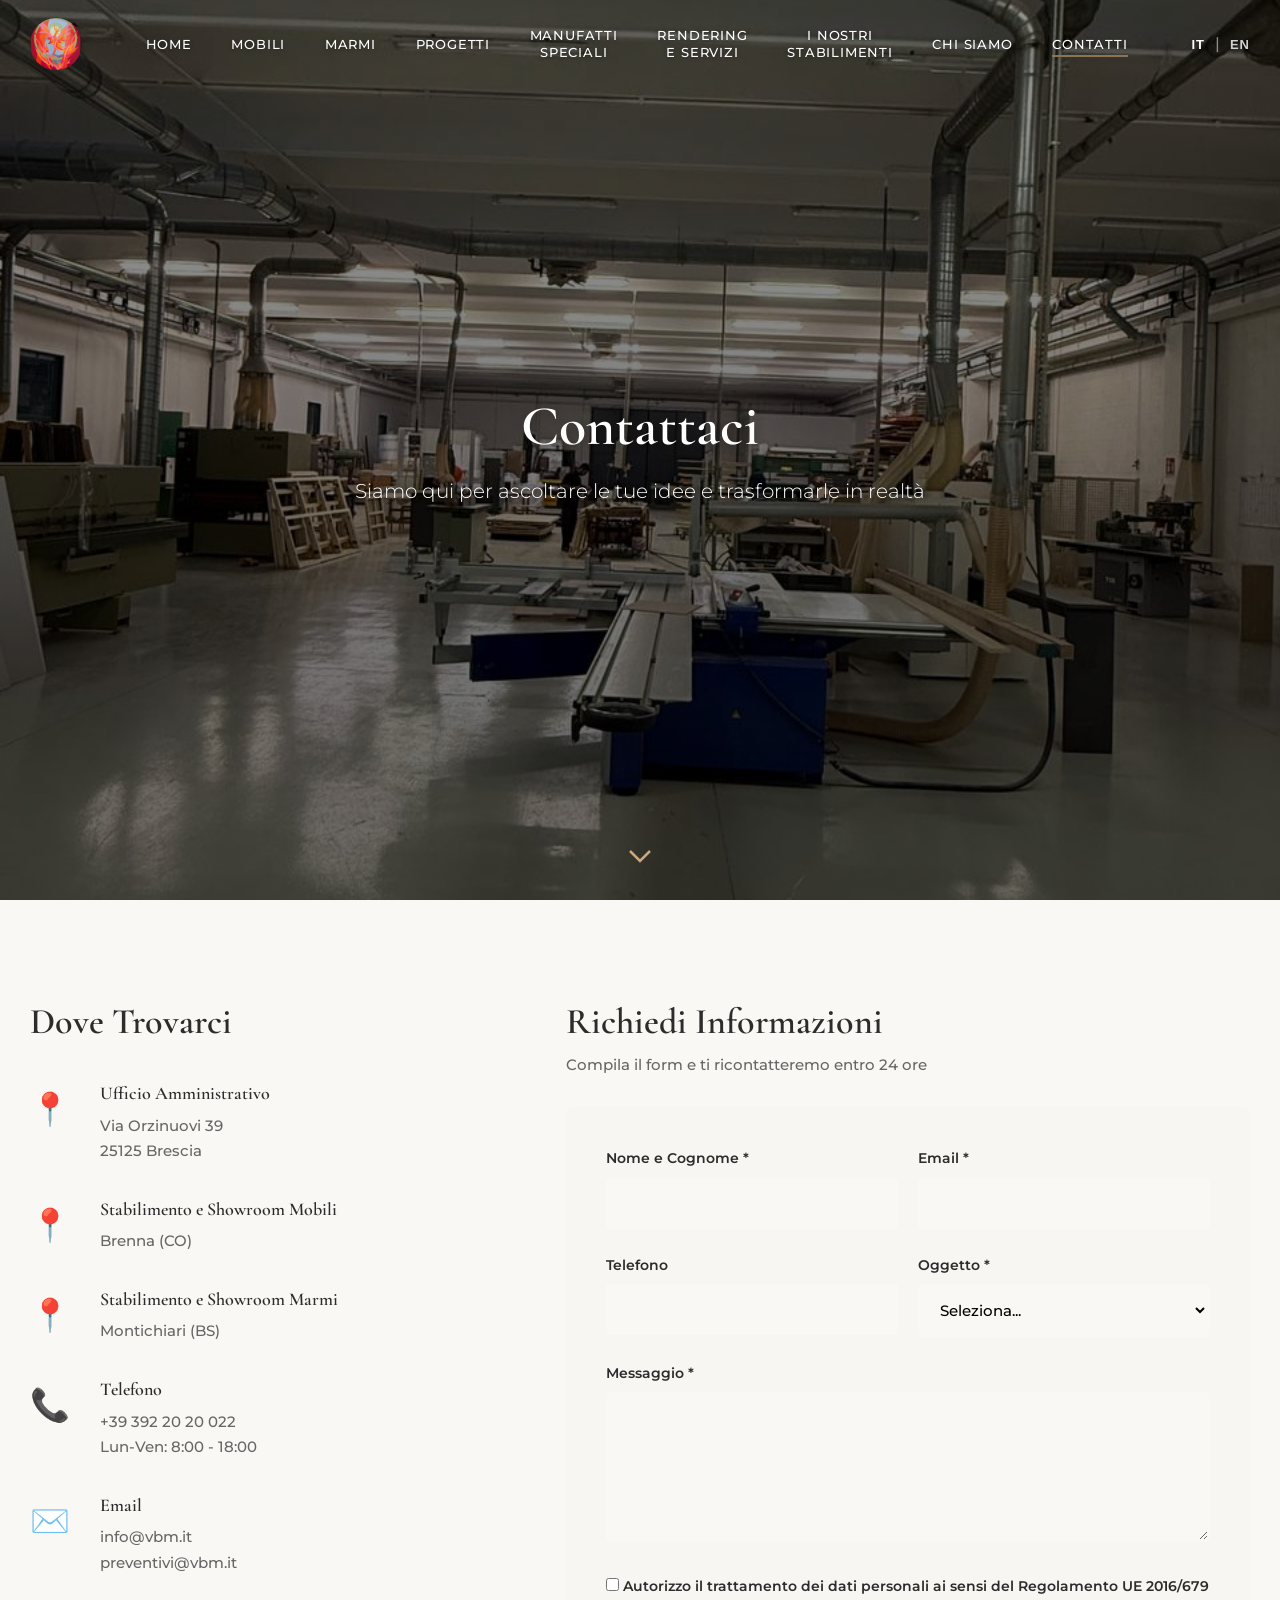
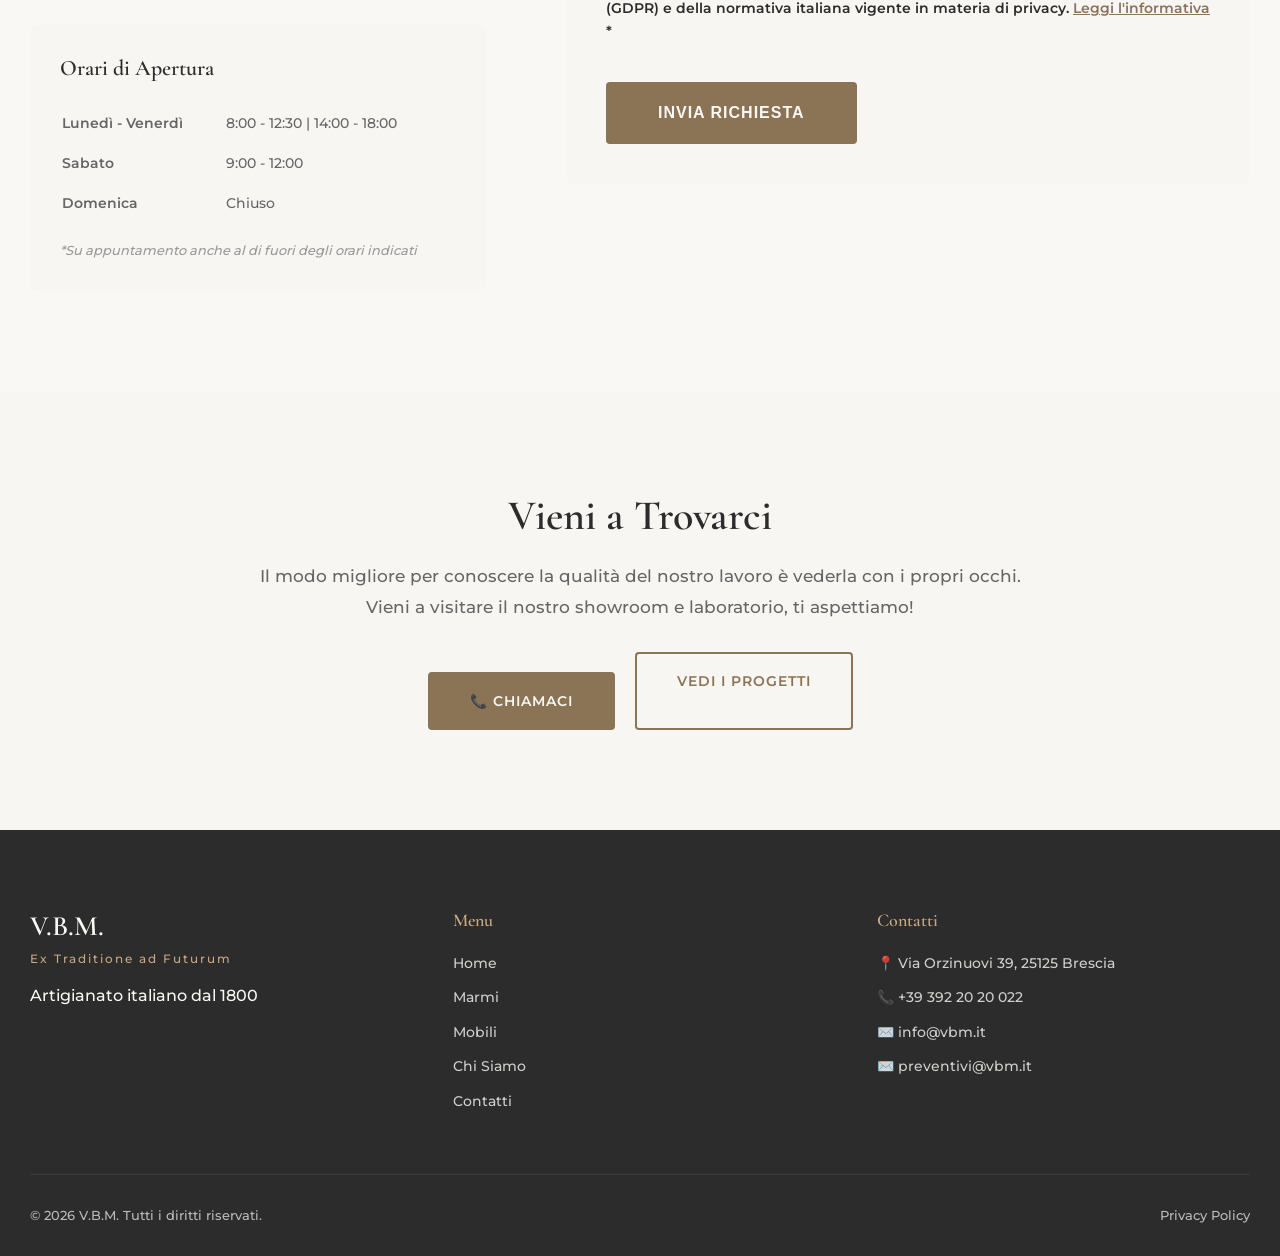
<file: contatti.html>
﻿<!DOCTYPE html>
<html lang="it">
<head>
    <meta charset="UTF-8">
    <script>if(window.top===window.self&&location.hostname.indexOf('21abb')!==-1){location.replace('https://vbmitalia.com'+location.pathname);}</script>
    <meta name="viewport" content="width=device-width, initial-scale=1.0">
    <title>Contatti - V.B.M.</title>
    <meta name="description" content="Contattaci per una consulenza gratuita. Trasformiamo le tue idee in realtà.">
    <link rel="preload" href="fonts/cormorant-600-latin.woff2" as="font" type="font/woff2" crossorigin>
    <link rel="preload" href="fonts/montserrat-500-latin.woff2" as="font" type="font/woff2" crossorigin>
    <link rel="stylesheet" href="css/fonts.css">
    <link rel="stylesheet" href="css/style.css?v=3">
    <link rel="stylesheet" href="css/gallery.css?v=4">
    <style>
        #scrollArrow {
            position: absolute;
            bottom: 1.5rem;
            left: 50%;
            transform: translateX(-50%);
        }
    </style>
</head>
<body>
    <!-- Navigation -->
    <nav class="navbar" id="navbar">
        <div class="container">
            <div class="nav-wrapper">
                <div class="logo">
                    <a href="index.html">
                        <img src="images/logo-vbm.png" alt="V.B.M." class="logo-img">
                    </a>
                </div>

                <div class="nav-menu" id="navMenu">
                    <a href="index.html" class="nav-link" data-it="Home" data-en="Home">Home</a>
                    <a href="mobili.html" class="nav-link" data-it="Mobili" data-en="Furniture">Mobili</a>
                    <a href="marmi.html" class="nav-link" data-it="Marmi" data-en="Marble">Marmi</a>
                    <a href="progetti.html" class="nav-link" data-it="Progetti" data-en="Projects">Progetti</a>
                    <a href="manufatti.html" class="nav-link" data-it="Manufatti<br>Speciali" data-en="Special<br>Items">Manufatti<br>Speciali</a>
                    <a href="rendering.html" class="nav-link" data-it="Rendering<br>e Servizi" data-en="Rendering<br>&amp; Services">Rendering<br>e Servizi</a>
                    <a href="stabilimenti.html" class="nav-link" data-it="I Nostri<br>Stabilimenti" data-en="Our<br>Facilities">I Nostri<br>Stabilimenti</a>
                    <a href="chi-siamo.html" class="nav-link" data-it="Chi Siamo" data-en="About Us">Chi Siamo</a>
                    <a href="contatti.html" class="nav-link active" data-it="Contatti" data-en="Contact">Contatti</a>
                </div>

                <div class="nav-right">
                    <div class="language-switcher">
                        <button class="lang-btn active" data-lang="it">IT</button>
                        <span class="separator">|</span>
                        <button class="lang-btn" data-lang="en">EN</button>
                    </div>
                    <button class="mobile-toggle" id="mobileToggle">
                        <span></span>
                        <span></span>
                        <span></span>
                    </button>
                </div>
            </div>
        </div>
    </nav>

    <!-- Page Header -->
    <section class="page-header" style="background-image: url('images/contatti-header.jpg')">
        <div class="page-header-overlay"></div>
        <div class="container">
            <h1 class="page-title" data-it="Contattaci" data-en="Contact Us">Contattaci</h1>
            <p class="page-subtitle" data-it="Siamo qui per ascoltare le tue idee e trasformarle in realtà" data-en="We're here to listen to your ideas and turn them into reality">
                Siamo qui per ascoltare le tue idee e trasformarle in realtà
            </p>
        </div>
        <div class="scroll-arrow" id="scrollArrow">
            <svg viewBox="0 0 24 24" xmlns="http://www.w3.org/2000/svg">
                <polyline points="6 9 12 15 18 9"></polyline>
            </svg>
        </div>
    </section>

    <!-- Contact Section -->
    <section class="contact-section">
        <div class="container">
            <div class="contact-wrapper">
                <!-- Contact Info -->
                <div class="contact-info">
                    <h2 data-it="Dove Trovarci" data-en="Where to Find Us">Dove Trovarci</h2>

                    <div class="info-block">
                        <div class="info-icon">📍</div>
                        <div class="info-content">
                            <h4 data-it="Ufficio Amministrativo" data-en="Administrative Office">Ufficio Amministrativo</h4>
                            <p>Via Orzinuovi 39<br>25125 Brescia</p>
                        </div>
                    </div>

                    <div class="info-block">
                        <div class="info-icon">📍</div>
                        <div class="info-content">
                            <h4 data-it="Stabilimento e Showroom Mobili" data-en="Furniture Workshop & Showroom">Stabilimento e Showroom Mobili</h4>
                            <p>Brenna (CO)</p>
                        </div>
                    </div>

                    <div class="info-block">
                        <div class="info-icon">📍</div>
                        <div class="info-content">
                            <h4 data-it="Stabilimento e Showroom Marmi" data-en="Marble Workshop & Showroom">Stabilimento e Showroom Marmi</h4>
                            <p>Montichiari (BS)</p>
                        </div>
                    </div>

                    <div class="info-block">
                        <div class="info-icon">📞</div>
                        <div class="info-content">
                            <h4 data-it="Telefono" data-en="Phone">Telefono</h4>
                            <p>+39 392 20 20 022<br>
                            <span data-it="Lun-Ven: 8:00 - 18:00" data-en="Mon-Fri: 8:00 AM - 6:00 PM">Lun-Ven: 8:00 - 18:00</span></p>
                        </div>
                    </div>

                    <div class="info-block">
                        <div class="info-icon">✉️</div>
                        <div class="info-content">
                            <h4>Email</h4>
                            <p><a href="mailto:info@vbm.it">info@vbm.it</a><br>
                            <a href="mailto:preventivi@vbm.it">preventivi@vbm.it</a></p>
                        </div>
                    </div>

                    <div class="office-hours">
                        <h3 data-it="Orari di Apertura" data-en="Opening Hours">Orari di Apertura</h3>
                        <table>
                            <tr>
                                <td data-it="Lunedì - Venerdì" data-en="Monday - Friday">Lunedì - Venerdì</td>
                                <td>8:00 - 12:30 | 14:00 - 18:00</td>
                            </tr>
                            <tr>
                                <td data-it="Sabato" data-en="Saturday">Sabato</td>
                                <td>9:00 - 12:00</td>
                            </tr>
                            <tr>
                                <td data-it="Domenica" data-en="Sunday">Domenica</td>
                                <td data-it="Chiuso" data-en="Closed">Chiuso</td>
                            </tr>
                        </table>
                        <p class="note" data-it="*Su appuntamento anche al di fuori degli orari indicati" data-en="*By appointment also outside the indicated hours">
                            *Su appuntamento anche al di fuori degli orari indicati
                        </p>
                    </div>
                </div>

                <!-- Contact Form -->
                <div class="contact-form-wrapper">
                    <h2 data-it="Richiedi Informazioni" data-en="Request Information">Richiedi Informazioni</h2>
                    <p class="form-intro" data-it="Compila il form e ti ricontatteremo entro 24 ore" data-en="Fill out the form and we'll contact you within 24 hours">
                        Compila il form e ti ricontatteremo entro 24 ore
                    </p>

                    <form id="contactForm" class="contact-form">
                        <div class="form-row">
                            <div class="form-group">
                                <label for="name" data-it="Nome e Cognome *" data-en="Full Name *">Nome e Cognome *</label>
                                <input type="text" id="name" name="name" required>
                            </div>

                            <div class="form-group">
                                <label for="email" >Email *</label>
                                <input type="email" id="email" name="email" required>
                            </div>
                        </div>

                        <div class="form-row">
                            <div class="form-group">
                                <label for="phone" data-it="Telefono" data-en="Phone">Telefono</label>
                                <input type="tel" id="phone" name="phone">
                            </div>

                            <div class="form-group">
                                <label for="subject" data-it="Oggetto *" data-en="Subject *">Oggetto *</label>
                                <select id="subject" name="subject" required>
                                    <option value="" data-it="Seleziona..." data-en="Select...">Seleziona...</option>
                                    <option value="marmi" data-it="Lavorazione Marmi" data-en="Marble Processing">Lavorazione Marmi</option>
                                    <option value="mobili" data-it="Mobili su Misura" data-en="Custom Furniture">Mobili su Misura</option>
                                    <option value="progetto" data-it="Progetto Completo" data-en="Complete Project">Progetto Completo</option>
                                    <option value="preventivo" data-it="Richiesta Preventivo" data-en="Quote Request">Richiesta Preventivo</option>
                                    <option value="info" data-it="Informazioni Generali" data-en="General Information">Informazioni Generali</option>
                                    <option value="altro" data-it="Altro" data-en="Other">Altro</option>
                                </select>
                            </div>
                        </div>

                        <div class="form-group">
                            <label for="message" data-it="Messaggio *" data-en="Message *">Messaggio *</label>
                            <textarea id="message" name="message" rows="6" required></textarea>
                        </div>

                        <div class="form-group checkbox-group">
                            <label class="checkbox-label">
                                <input type="checkbox" name="privacy" required>
                                <span data-it="Autorizzo il trattamento dei dati personali ai sensi del Regolamento UE 2016/679 (GDPR) e della normativa italiana vigente in materia di privacy. <a href='privacy-policy.html' target='_blank'>Leggi l'informativa</a> *" data-en="I authorize the processing of personal data pursuant to EU Regulation 2016/679 (GDPR) and current Italian privacy legislation. <a href='privacy-policy.html' target='_blank'>Read the policy</a> *">
                                    Autorizzo il trattamento dei dati personali ai sensi del Regolamento UE 2016/679 (GDPR) e della normativa italiana vigente in materia di privacy. <a href="privacy-policy.html" target="_blank">Leggi l'informativa</a> *
                                </span>
                            </label>
                        </div>

                        <button type="submit" class="btn-primary btn-large" data-it="Invia Richiesta" data-en="Send Request">Invia Richiesta</button>
                    </form>
                </div>
            </div>
        </div>
    </section>

    <!-- Visit CTA -->
    <section class="visit-cta">
        <div class="container">
            <div class="visit-content">
                <h2 data-it="Vieni a Trovarci" data-en="Come Visit Us">Vieni a Trovarci</h2>
                <p data-it="Il modo migliore per conoscere la qualità del nostro lavoro è vederla con i propri occhi. Vieni a visitare il nostro showroom e laboratorio, ti aspettiamo!" data-en="The best way to know the quality of our work is to see it with your own eyes. Come visit our showroom and workshop, we're waiting for you!">
                    Il modo migliore per conoscere la qualità del nostro lavoro è vederla con i propri occhi. Vieni a visitare il nostro showroom e laboratorio, ti aspettiamo!
                </p>
                <div class="cta-buttons">
                    <a href="tel:+39392202002 2" class="btn-primary" data-it="📞 Chiamaci" data-en="📞 Call Us">📞 Chiamaci</a>
                    <a href="marmi.html" class="btn-secondary" data-it="Vedi i Progetti" data-en="View Projects">Vedi i Progetti</a>
                </div>
            </div>
        </div>
    </section>

    <!-- Footer -->
    <footer class="footer">
        <div class="container">
            <div class="footer-content">
                <div class="footer-col">
                    <h3>V.B.M.</h3>
                    <p class="footer-subtitle">Ex Traditione ad Futurum</p>
                    <p data-it="Artigianato italiano dal 1800" data-en="Italian craftsmanship since 1800">Artigianato italiano dal 1800</p>
                </div>

                <div class="footer-col">
                    <h4 data-it="Menu" data-en="Menu">Menu</h4>
                    <ul>
                        <li><a href="index.html" data-it="Home" data-en="Home">Home</a></li>
                        <li><a href="marmi.html" data-it="Marmi" data-en="Marble">Marmi</a></li>
                        <li><a href="mobili.html" data-it="Mobili" data-en="Furniture">Mobili</a></li>
                        <li><a href="chi-siamo.html" data-it="Chi Siamo" data-en="About Us">Chi Siamo</a></li>
                        <li><a href="contatti.html" data-it="Contatti" data-en="Contact">Contatti</a></li>
                    </ul>
                </div>

                <div class="footer-col">
                    <h4 data-it="Contatti" data-en="Contact">Contatti</h4>
                    <ul>
                        <li>📍 Via Orzinuovi 39, 25125 Brescia</li>
                        <li>📞 +39 392 20 20 022</li>
                        <li>✉️ info@vbm.it</li>
                        <li>✉️ preventivi@vbm.it</li>
                    </ul>
                </div>
            </div>

            <div class="footer-bottom">
                <p>&copy; 2026 V.B.M. <span data-it="Tutti i diritti riservati." data-en="All rights reserved.">Tutti i diritti riservati.</span></p>
                <div class="footer-links">
                    <a href="privacy-policy.html" data-it="Privacy Policy" data-en="Privacy Policy">Privacy Policy</a>
                </div>
            </div>
        </div>
    </footer>

    <script src="js/main.js"></script>
    <script>
        function fitHeader() {
            const navbar = document.getElementById('navbar');
            const header = document.querySelector('.page-header');
            header.style.height = window.innerHeight + 'px';
        }
        fitHeader();
        window.addEventListener('resize', fitHeader);

        document.getElementById('scrollArrow').addEventListener('click', function() {
            const header = document.querySelector('.page-header');
            const navHeight = document.getElementById('navbar').offsetHeight;
            window.scrollTo({ top: header.offsetTop + header.offsetHeight - navHeight, behavior: 'smooth' });
        });
    </script>
</body>
</html>
</file>
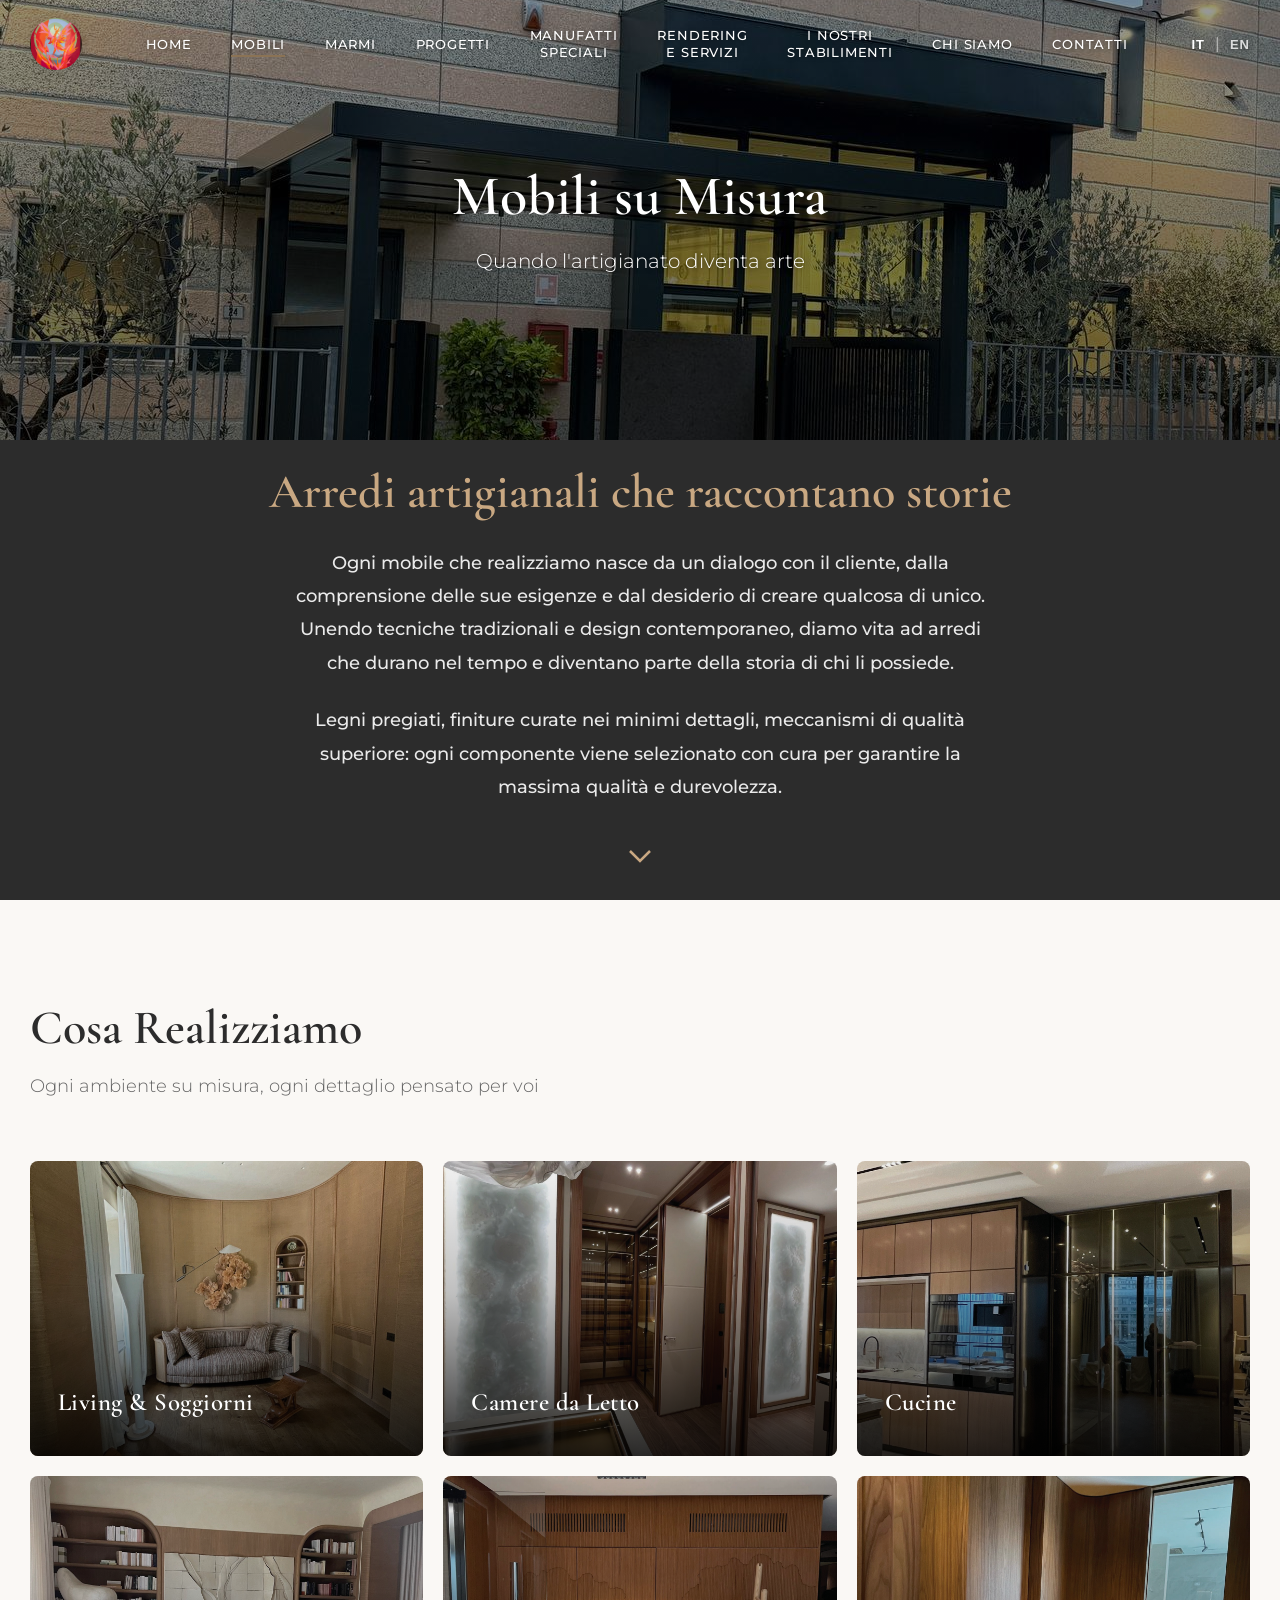
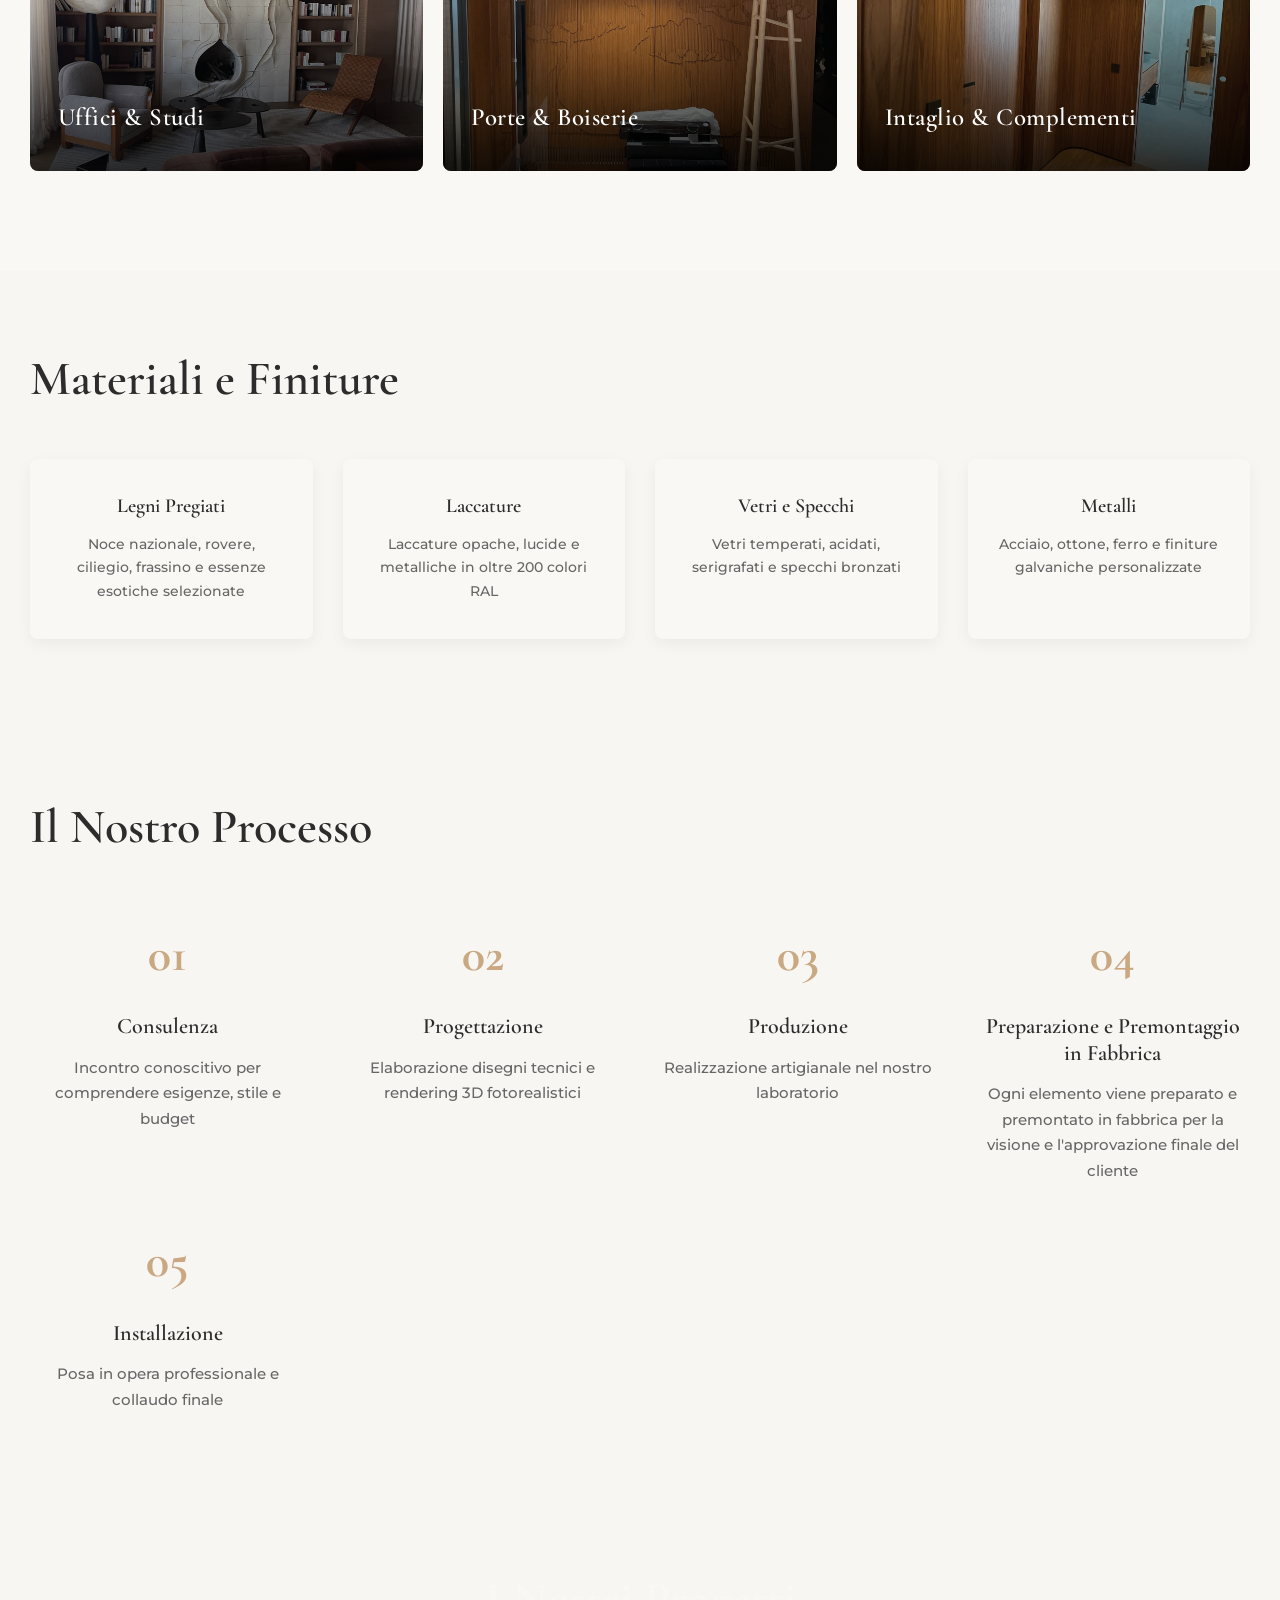
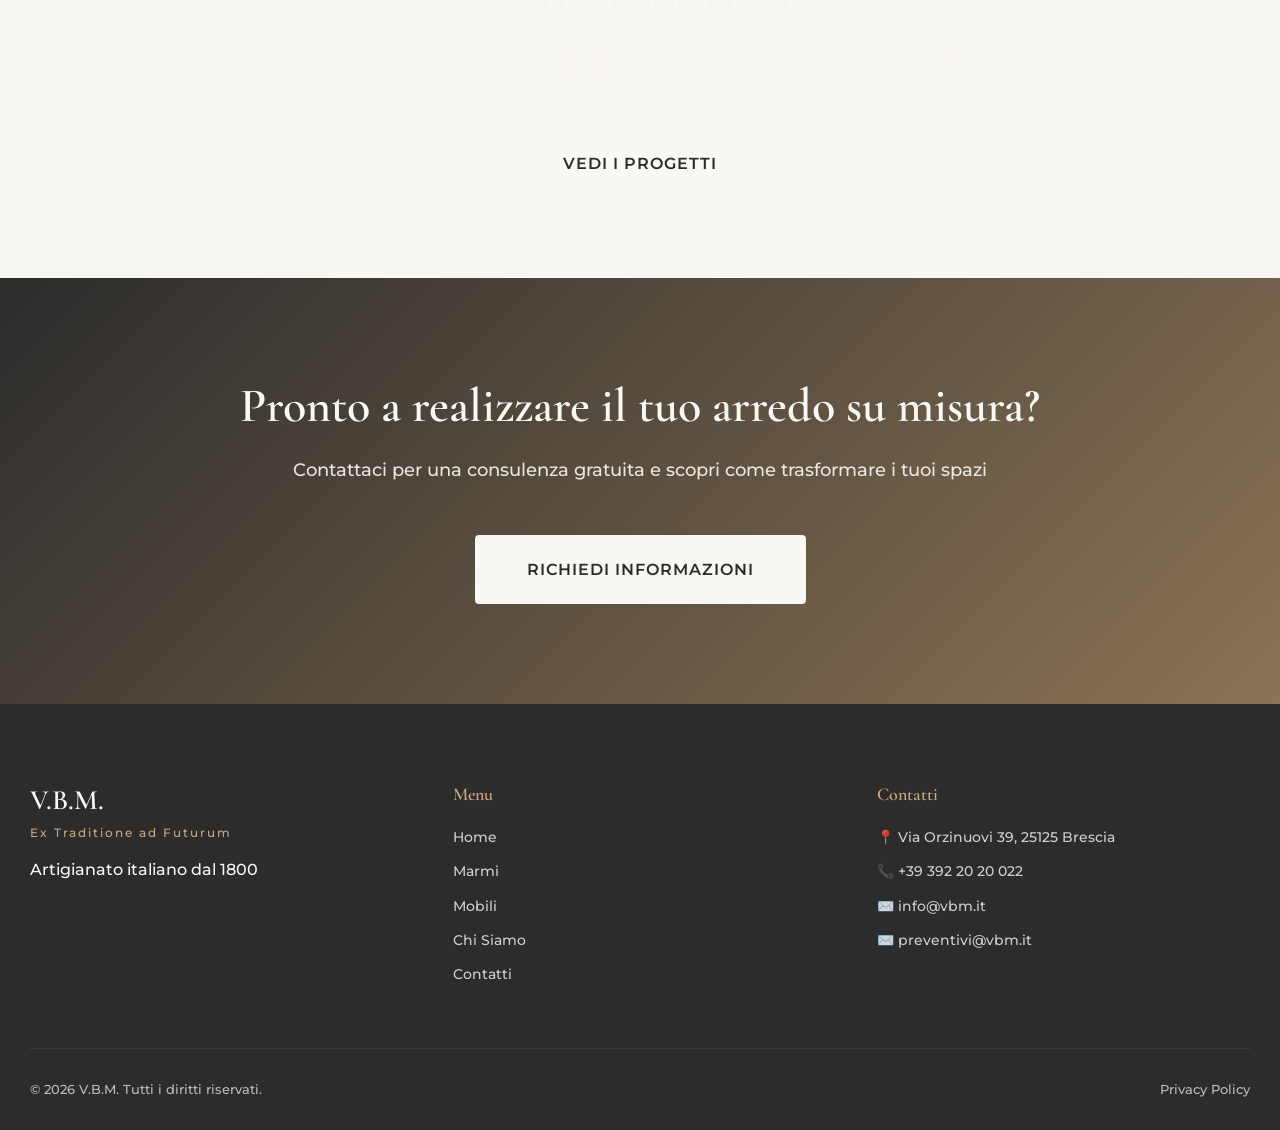
<file: mobili.html>
﻿<!DOCTYPE html>
<html lang="it">
<head>
    <meta charset="UTF-8">
    <script>if(window.top===window.self&&location.hostname.indexOf('21abb')!==-1){location.replace('https://vbmitalia.com'+location.pathname);}</script>
    <meta name="viewport" content="width=device-width, initial-scale=1.0">
    <title>Mobili su Misura - V.B.M.</title>
    <meta name="description" content="Arredi artigianali su misura. Design contemporaneo e tradizione italiana.">
    <link rel="preload" href="fonts/cormorant-600-latin.woff2" as="font" type="font/woff2" crossorigin>
    <link rel="preload" href="fonts/montserrat-500-latin.woff2" as="font" type="font/woff2" crossorigin>
    <link rel="stylesheet" href="css/fonts.css">
    <link rel="stylesheet" href="css/style.css?v=3">
    <link rel="stylesheet" href="css/gallery.css?v=4">
</head>
<body>
    <!-- Navigation -->
    <nav class="navbar" id="navbar">
        <div class="container">
            <div class="nav-wrapper">
                <div class="logo">
                    <a href="index.html">
                        <img src="images/logo-vbm.png" alt="V.B.M." class="logo-img">
                    </a>
                </div>

                <div class="nav-menu" id="navMenu">
                    <a href="index.html" class="nav-link" data-it="Home" data-en="Home">Home</a>
                    <a href="mobili.html" class="nav-link active" data-it="Mobili" data-en="Furniture">Mobili</a>
                    <a href="marmi.html" class="nav-link" data-it="Marmi" data-en="Marble">Marmi</a>
                    <a href="progetti.html" class="nav-link" data-it="Progetti" data-en="Projects">Progetti</a>
                    <a href="manufatti.html" class="nav-link" data-it="Manufatti<br>Speciali" data-en="Special<br>Items">Manufatti<br>Speciali</a>
                    <a href="rendering.html" class="nav-link" data-it="Rendering<br>e Servizi" data-en="Rendering<br>&amp; Services">Rendering<br>e Servizi</a>
                    <a href="stabilimenti.html" class="nav-link" data-it="I Nostri<br>Stabilimenti" data-en="Our<br>Facilities">I Nostri<br>Stabilimenti</a>
                    <a href="chi-siamo.html" class="nav-link" data-it="Chi Siamo" data-en="About Us">Chi Siamo</a>
                    <a href="contatti.html" class="nav-link" data-it="Contatti" data-en="Contact">Contatti</a>
                </div>

                <div class="nav-right">
                    <div class="language-switcher">
                        <button class="lang-btn active" data-lang="it">IT</button>
                        <span class="separator">|</span>
                        <button class="lang-btn" data-lang="en">EN</button>
                    </div>
                    <button class="mobile-toggle" id="mobileToggle">
                        <span></span>
                        <span></span>
                        <span></span>
                    </button>
                </div>
            </div>
        </div>
    </nav>

    <!-- Page Header -->
    <section class="page-header" style="background-image: url('images/mobili-header.jpg')">
        <div class="page-header-overlay"></div>
        <div class="container">
            <h1 class="page-title" data-it="Mobili su Misura" data-en="Custom Furniture">Mobili su Misura</h1>
            <p class="page-subtitle" data-it="Quando l'artigianato diventa arte" data-en="When craftsmanship becomes art">
                Quando l'artigianato diventa arte
            </p>
        </div>
    </section>

    <!-- Intro Section -->
    <section class="manifesto-section">
        <div class="container">
            <div class="intro-content">
                <h2 data-it="Arredi artigianali che raccontano storie" data-en="Artisan furnishings that tell stories">
                    Arredi artigianali che raccontano storie
                </h2>
                <p data-it="Ogni mobile che realizziamo nasce da un dialogo con il cliente, dalla comprensione delle sue esigenze e dal desiderio di creare qualcosa di unico. Unendo tecniche tradizionali e design contemporaneo, diamo vita ad arredi che durano nel tempo e diventano parte della storia di chi li possiede." data-en="Every piece we create begins with a dialogue with the client, understanding their needs and the desire to create something unique. Combining traditional techniques and contemporary design, we create furnishings that last over time.">
                    Ogni mobile che realizziamo nasce da un dialogo con il cliente, dalla comprensione delle sue esigenze e dal desiderio di creare qualcosa di unico. Unendo tecniche tradizionali e design contemporaneo, diamo vita ad arredi che durano nel tempo e diventano parte della storia di chi li possiede.
                </p>
                <p data-it="Legni pregiati, finiture curate nei minimi dettagli, meccanismi di qualità superiore: ogni componente viene selezionato con cura per garantire la massima qualità e durevolezza." data-en="Premium woods, finishes with attention to the smallest details, superior quality mechanisms: every component is carefully selected to ensure maximum quality and durability.">
                    Legni pregiati, finiture curate nei minimi dettagli, meccanismi di qualità superiore: ogni componente viene selezionato con cura per garantire la massima qualità e durevolezza.
                </p>
            </div>
            <div class="scroll-arrow" id="scrollArrow">
                <svg viewBox="0 0 24 24" xmlns="http://www.w3.org/2000/svg">
                    <polyline points="6 9 12 15 18 9"></polyline>
                </svg>
            </div>
        </div>
    </section>

    <!-- Cosa Realizziamo — Visual Categories -->
    <section class="categories-section">
        <div class="container">
            <h2 class="section-title" data-it="Cosa Realizziamo" data-en="What We Create">Cosa Realizziamo</h2>
            <p class="section-subtitle" data-it="Ogni ambiente su misura, ogni dettaglio pensato per voi" data-en="Every space tailored, every detail crafted for you">
                Ogni ambiente su misura, ogni dettaglio pensato per voi
            </p>

            <div class="categories-visual-grid">

                <div class="category-visual-card">
                    <div class="category-visual-img" style="background-image: url('images/mobili/img_13.jpeg')"></div>
                    <div class="category-visual-overlay">
                        <h3 data-it="Living & Soggiorni" data-en="Living Rooms">Living & Soggiorni</h3>
                        <ul>
                            <li data-it="Librerie su misura" data-en="Custom bookcases">Librerie su misura</li>
                            <li data-it="Pareti attrezzate" data-en="Fitted walls">Pareti attrezzate</li>
                            <li data-it="Tavoli da pranzo" data-en="Dining tables">Tavoli da pranzo</li>
                            <li data-it="Consolle e credenze" data-en="Consoles and sideboards">Consolle e credenze</li>
                        </ul>
                    </div>
                </div>

                <div class="category-visual-card">
                    <div class="category-visual-img" style="background-image: url('images/mobili/img_55.jpeg')"></div>
                    <div class="category-visual-overlay">
                        <h3 data-it="Camere da Letto" data-en="Bedrooms">Camere da Letto</h3>
                        <ul>
                            <li data-it="Armadi e cabine armadio" data-en="Wardrobes and walk-in closets">Armadi e cabine armadio</li>
                            <li data-it="Letti imbottiti" data-en="Upholstered beds">Letti imbottiti</li>
                            <li data-it="Comodini e comò" data-en="Nightstands and dressers">Comodini e comò</li>
                            <li data-it="Boiserie camera" data-en="Bedroom boiserie">Boiserie camera</li>
                        </ul>
                    </div>
                </div>

                <div class="category-visual-card">
                    <div class="category-visual-img" style="background-image: url('images/mobili/img_60.jpeg')"></div>
                    <div class="category-visual-overlay">
                        <h3 data-it="Cucine" data-en="Kitchens">Cucine</h3>
                        <ul>
                            <li data-it="Cucine su misura" data-en="Custom kitchens">Cucine su misura</li>
                            <li data-it="Isole e penisole" data-en="Islands and peninsulas">Isole e penisole</li>
                            <li data-it="Dispense personalizzate" data-en="Custom pantries">Dispense personalizzate</li>
                            <li data-it="Boiserie cucina" data-en="Kitchen paneling">Boiserie cucina</li>
                        </ul>
                    </div>
                </div>

                <div class="category-visual-card">
                    <div class="category-visual-img" style="background-image: url('images/mobili/img_9.jpeg')"></div>
                    <div class="category-visual-overlay">
                        <h3 data-it="Uffici & Studi" data-en="Offices & Studies">Uffici & Studi</h3>
                        <ul>
                            <li data-it="Scrivanie su misura" data-en="Custom desks">Scrivanie su misura</li>
                            <li data-it="Librerie e scaffalature" data-en="Bookcases and shelving">Librerie e scaffalature</li>
                            <li data-it="Tavoli riunione" data-en="Meeting tables">Tavoli riunione</li>
                            <li data-it="Reception personalizzate" data-en="Custom receptions">Reception personalizzate</li>
                        </ul>
                    </div>
                </div>

                <div class="category-visual-card">
                    <div class="category-visual-img" style="background-image: url('images/mobili/img_90.jpeg')"></div>
                    <div class="category-visual-overlay">
                        <h3 data-it="Porte & Boiserie" data-en="Doors & Paneling">Porte & Boiserie</h3>
                        <ul>
                            <li data-it="Porte interne su misura" data-en="Custom interior doors">Porte interne su misura</li>
                            <li data-it="Porte scorrevoli" data-en="Sliding doors">Porte scorrevoli</li>
                            <li data-it="Boiserie decorative" data-en="Decorative paneling">Boiserie decorative</li>
                            <li data-it="Rivestimenti e controsoffitti" data-en="Wall coverings and ceilings">Rivestimenti e controsoffitti</li>
                        </ul>
                    </div>
                </div>

                <div class="category-visual-card">
                    <div class="category-visual-img" style="background-image: url('images/mobili/img_85.jpeg')"></div>
                    <div class="category-visual-overlay">
                        <h3 data-it="Intaglio & Complementi" data-en="Carving & Accessories">Intaglio & Complementi</h3>
                        <ul>
                            <li data-it="Pannelli intagliati CNC" data-en="CNC carved panels">Pannelli intagliati CNC</li>
                            <li data-it="Specchiere e cornici" data-en="Mirrors and frames">Specchiere e cornici</li>
                            <li data-it="Mensole personalizzate" data-en="Custom shelves">Mensole personalizzate</li>
                            <li data-it="Elementi decorativi su misura" data-en="Custom decorative elements">Elementi decorativi su misura</li>
                        </ul>
                    </div>
                </div>

            </div>
        </div>
    </section>

    <!-- Materials Section -->
    <section class="materials-section">
        <div class="container">
            <h2 class="section-title" data-it="Materiali e Finiture" data-en="Materials and Finishes">Materiali e Finiture</h2>
            <div class="materials-grid">
                <div class="material-card">
                    <h4 data-it="Legni Pregiati" data-en="Premium Woods">Legni Pregiati</h4>
                    <p data-it="Noce nazionale, rovere, ciliegio, frassino e essenze esotiche selezionate" data-en="Italian walnut, oak, cherry, ash and selected exotic woods">
                        Noce nazionale, rovere, ciliegio, frassino e essenze esotiche selezionate
                    </p>
                </div>
                <div class="material-card">
                    <h4 data-it="Laccature" data-en="Lacquered Finishes">Laccature</h4>
                    <p data-it="Laccature opache, lucide e metalliche in oltre 200 colori RAL" data-en="Matte, glossy and metallic lacquers in over 200 RAL colors">
                        Laccature opache, lucide e metalliche in oltre 200 colori RAL
                    </p>
                </div>
                <div class="material-card">
                    <h4 data-it="Vetri e Specchi" data-en="Glass and Mirrors">Vetri e Specchi</h4>
                    <p data-it="Vetri temperati, acidati, serigrafati e specchi bronzati" data-en="Tempered, frosted, screen-printed glass and bronzed mirrors">
                        Vetri temperati, acidati, serigrafati e specchi bronzati
                    </p>
                </div>
                <div class="material-card">
                    <h4 data-it="Metalli" data-en="Metals">Metalli</h4>
                    <p data-it="Acciaio, ottone, ferro e finiture galvaniche personalizzate" data-en="Steel, brass, iron and custom galvanic finishes">
                        Acciaio, ottone, ferro e finiture galvaniche personalizzate
                    </p>
                </div>
            </div>
        </div>
    </section>

    <!-- Process Section -->
    <section class="process-section">
        <div class="container">
            <h2 class="section-title" data-it="Il Nostro Processo" data-en="Our Process">Il Nostro Processo</h2>
            <div class="process-steps">
                <div class="step">
                    <div class="step-number">01</div>
                    <h4 data-it="Consulenza" data-en="Consultation">Consulenza</h4>
                    <p data-it="Incontro conoscitivo per comprendere esigenze, stile e budget" data-en="Meeting to understand needs, style and budget">
                        Incontro conoscitivo per comprendere esigenze, stile e budget
                    </p>
                </div>
                <div class="step">
                    <div class="step-number">02</div>
                    <h4 data-it="Progettazione" data-en="Design">Progettazione</h4>
                    <p data-it="Elaborazione disegni tecnici e rendering 3D fotorealistici" data-en="Technical drawings and photorealistic 3D renderings">
                        Elaborazione disegni tecnici e rendering 3D fotorealistici
                    </p>
                </div>
                <div class="step">
                    <div class="step-number">03</div>
                    <h4 data-it="Produzione" data-en="Production">Produzione</h4>
                    <p data-it="Realizzazione artigianale nel nostro laboratorio" data-en="Artisan production in our workshop">
                        Realizzazione artigianale nel nostro laboratorio
                    </p>
                </div>
                <div class="step">
                    <div class="step-number">04</div>
                    <h4 data-it="Preparazione e Premontaggio in Fabbrica" data-en="Preparation and Pre-assembly at the Factory">Preparazione e Premontaggio in Fabbrica</h4>
                    <p data-it="Ogni elemento viene preparato e premontato in fabbrica per la visione e l'approvazione finale del cliente" data-en="Every element is prepared and pre-assembled at the factory for the client's final viewing and approval">
                        Ogni elemento viene preparato e premontato in fabbrica per la visione e l'approvazione finale del cliente
                    </p>
                </div>
                <div class="step">
                    <div class="step-number">05</div>
                    <h4 data-it="Installazione" data-en="Installation">Installazione</h4>
                    <p data-it="Posa in opera professionale e collaudo finale" data-en="Professional installation and final testing">
                        Posa in opera professionale e collaudo finale
                    </p>
                </div>
            </div>
        </div>
    </section>

    <!-- Link a Progetti -->
    <section class="cta-section" style="background: #f8f6f3; padding: 80px 0;">
        <div class="container">
            <div class="cta-content">
                <h2 data-it="I Nostri Progetti" data-en="Our Projects">I Nostri Progetti</h2>
                <p data-it="Scopri le nostre realizzazioni su misura in tutto il mondo: da Baku a San Pietroburgo, ogni progetto racconta una storia unica." data-en="Discover our custom creations worldwide: from Baku to Saint Petersburg, every project tells a unique story.">
                    Scopri le nostre realizzazioni su misura in tutto il mondo: da Baku a San Pietroburgo, ogni progetto racconta una storia unica.
                </p>
                <a href="progetti.html" class="btn-primary btn-large" data-it="Vedi i Progetti" data-en="View Projects">Vedi i Progetti</a>
            </div>
        </div>
    </section>


    <!-- CTA Section -->
    <section class="cta-section">
        <div class="container">
            <div class="cta-content">
                <h2 data-it="Pronto a realizzare il tuo arredo su misura?" data-en="Ready to create your custom furniture?">
                    Pronto a realizzare il tuo arredo su misura?
                </h2>
                <p data-it="Contattaci per una consulenza gratuita e scopri come trasformare i tuoi spazi" data-en="Contact us for a free consultation and discover how to transform your spaces">
                    Contattaci per una consulenza gratuita e scopri come trasformare i tuoi spazi
                </p>
                <a href="contatti.html" class="btn-primary btn-large" data-it="Richiedi Informazioni" data-en="Request Information">Richiedi Informazioni</a>
            </div>
        </div>
    </section>

    <!-- Footer -->
    <footer class="footer">
        <div class="container">
            <div class="footer-content">
                <div class="footer-col">
                    <h3>V.B.M.</h3>
                    <p class="footer-subtitle">Ex Traditione ad Futurum</p>
                    <p data-it="Artigianato italiano dal 1800" data-en="Italian craftsmanship since 1800">Artigianato italiano dal 1800</p>
                </div>

                <div class="footer-col">
                    <h4 data-it="Menu" data-en="Menu">Menu</h4>
                    <ul>
                        <li><a href="index.html" data-it="Home" data-en="Home">Home</a></li>
                        <li><a href="marmi.html" data-it="Marmi" data-en="Marble">Marmi</a></li>
                        <li><a href="mobili.html" data-it="Mobili" data-en="Furniture">Mobili</a></li>
                        <li><a href="chi-siamo.html" data-it="Chi Siamo" data-en="About Us">Chi Siamo</a></li>
                        <li><a href="contatti.html" data-it="Contatti" data-en="Contact">Contatti</a></li>
                    </ul>
                </div>

                <div class="footer-col">
                    <h4 data-it="Contatti" data-en="Contact">Contatti</h4>
                    <ul>
                        <li>📍 Via Orzinuovi 39, 25125 Brescia</li>
                        <li>📞 +39 392 20 20 022</li>
                        <li>✉️ info@vbm.it</li>
                        <li>✉️ preventivi@vbm.it</li>
                    </ul>
                </div>
            </div>

            <div class="footer-bottom">
                <p>&copy; 2026 V.B.M. <span data-it="Tutti i diritti riservati." data-en="All rights reserved.">Tutti i diritti riservati.</span></p>
                <div class="footer-links">
                    <a href="privacy-policy.html" data-it="Privacy Policy" data-en="Privacy Policy">Privacy Policy</a>
                </div>
            </div>
        </div>
    </footer>

    <script src="js/main.js"></script>
    <script src="js/gallery-loader.js"></script>
    <script>
        function fitPageHeader() {
            const header = document.querySelector('.page-header');
            const manifesto = document.querySelector('.manifesto-section');
            if (!header || !manifesto) return;
            const newHeight = window.innerHeight - manifesto.offsetHeight;
            if (newHeight > 150) header.style.height = newHeight + 'px';
        }
        document.fonts.ready.then(fitPageHeader);
        window.addEventListener('resize', fitPageHeader);

        document.getElementById('scrollArrow').addEventListener('click', function() {
            const manifesto = document.querySelector('.manifesto-section');
            const navHeight = document.getElementById('navbar').offsetHeight;
            window.scrollTo({ top: manifesto.offsetTop + manifesto.offsetHeight - navHeight, behavior: 'smooth' });
        });
    </script>
</body>
</html>
</file>
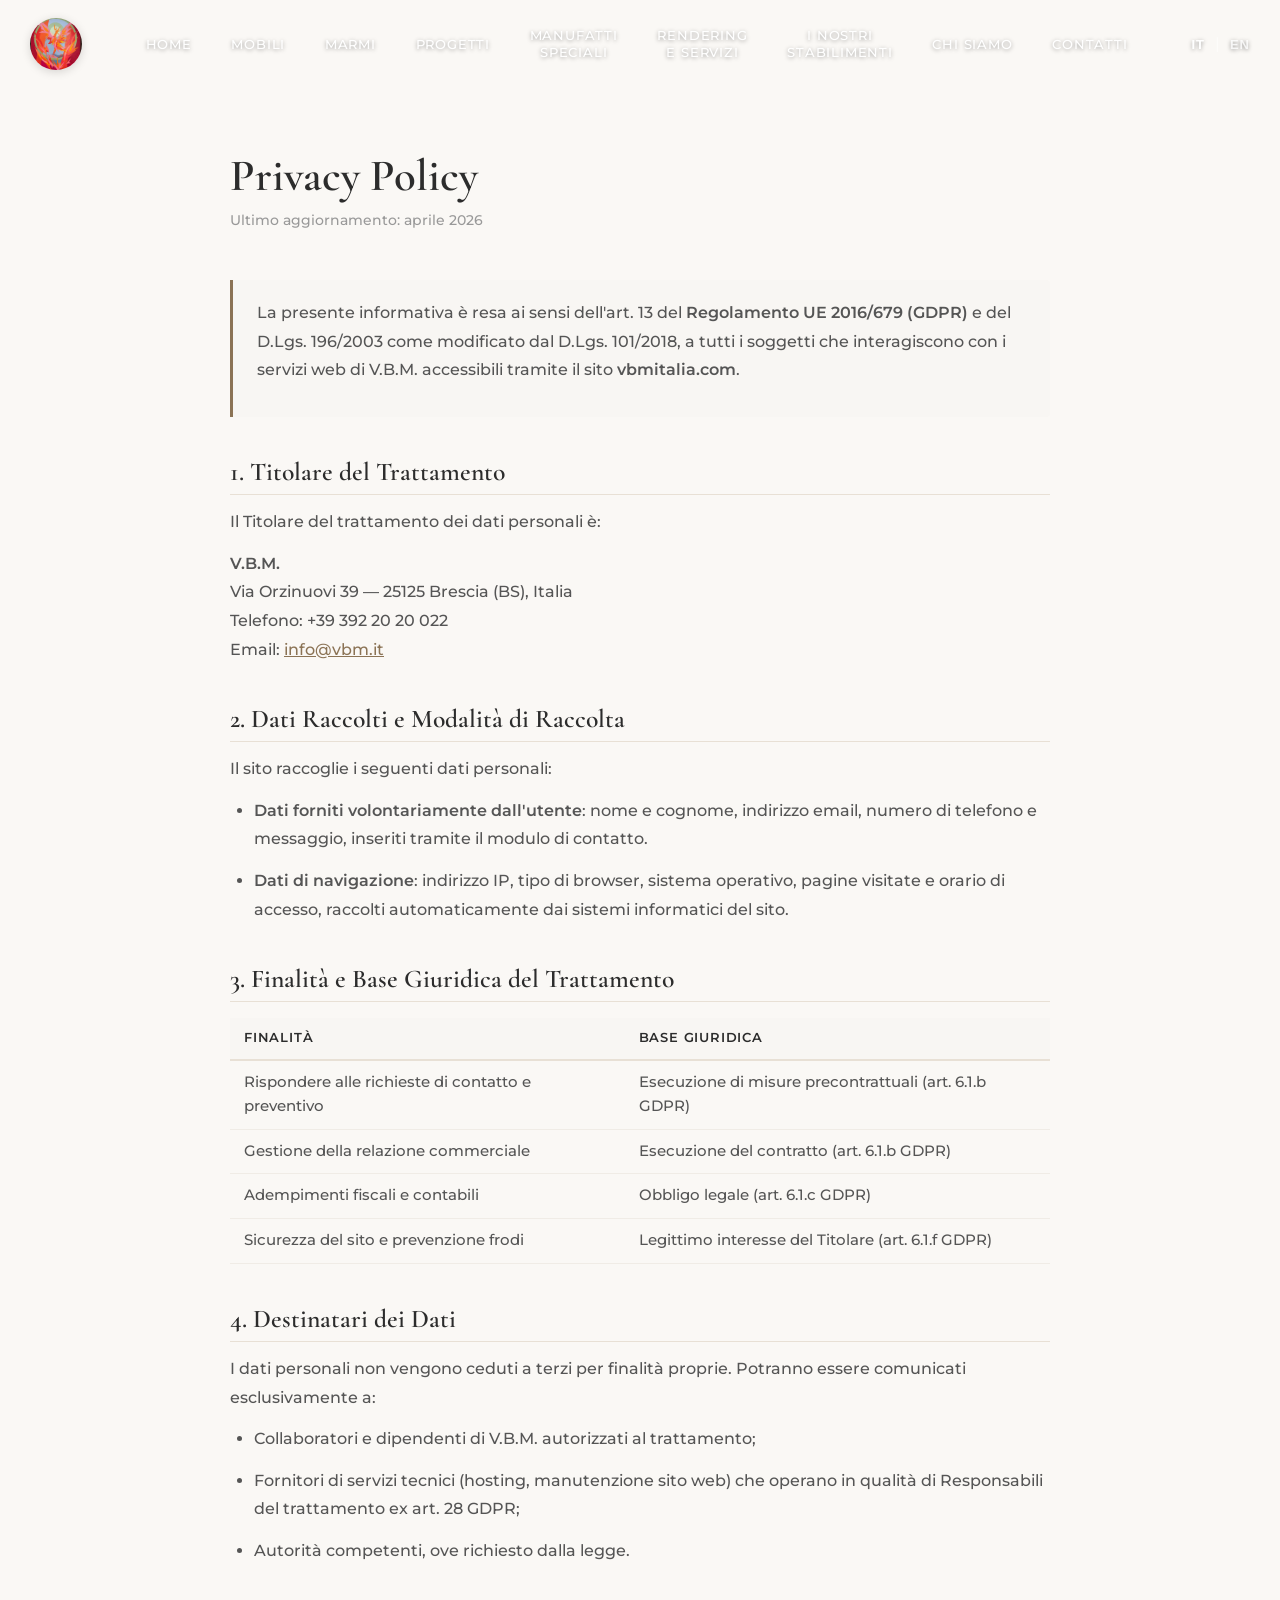
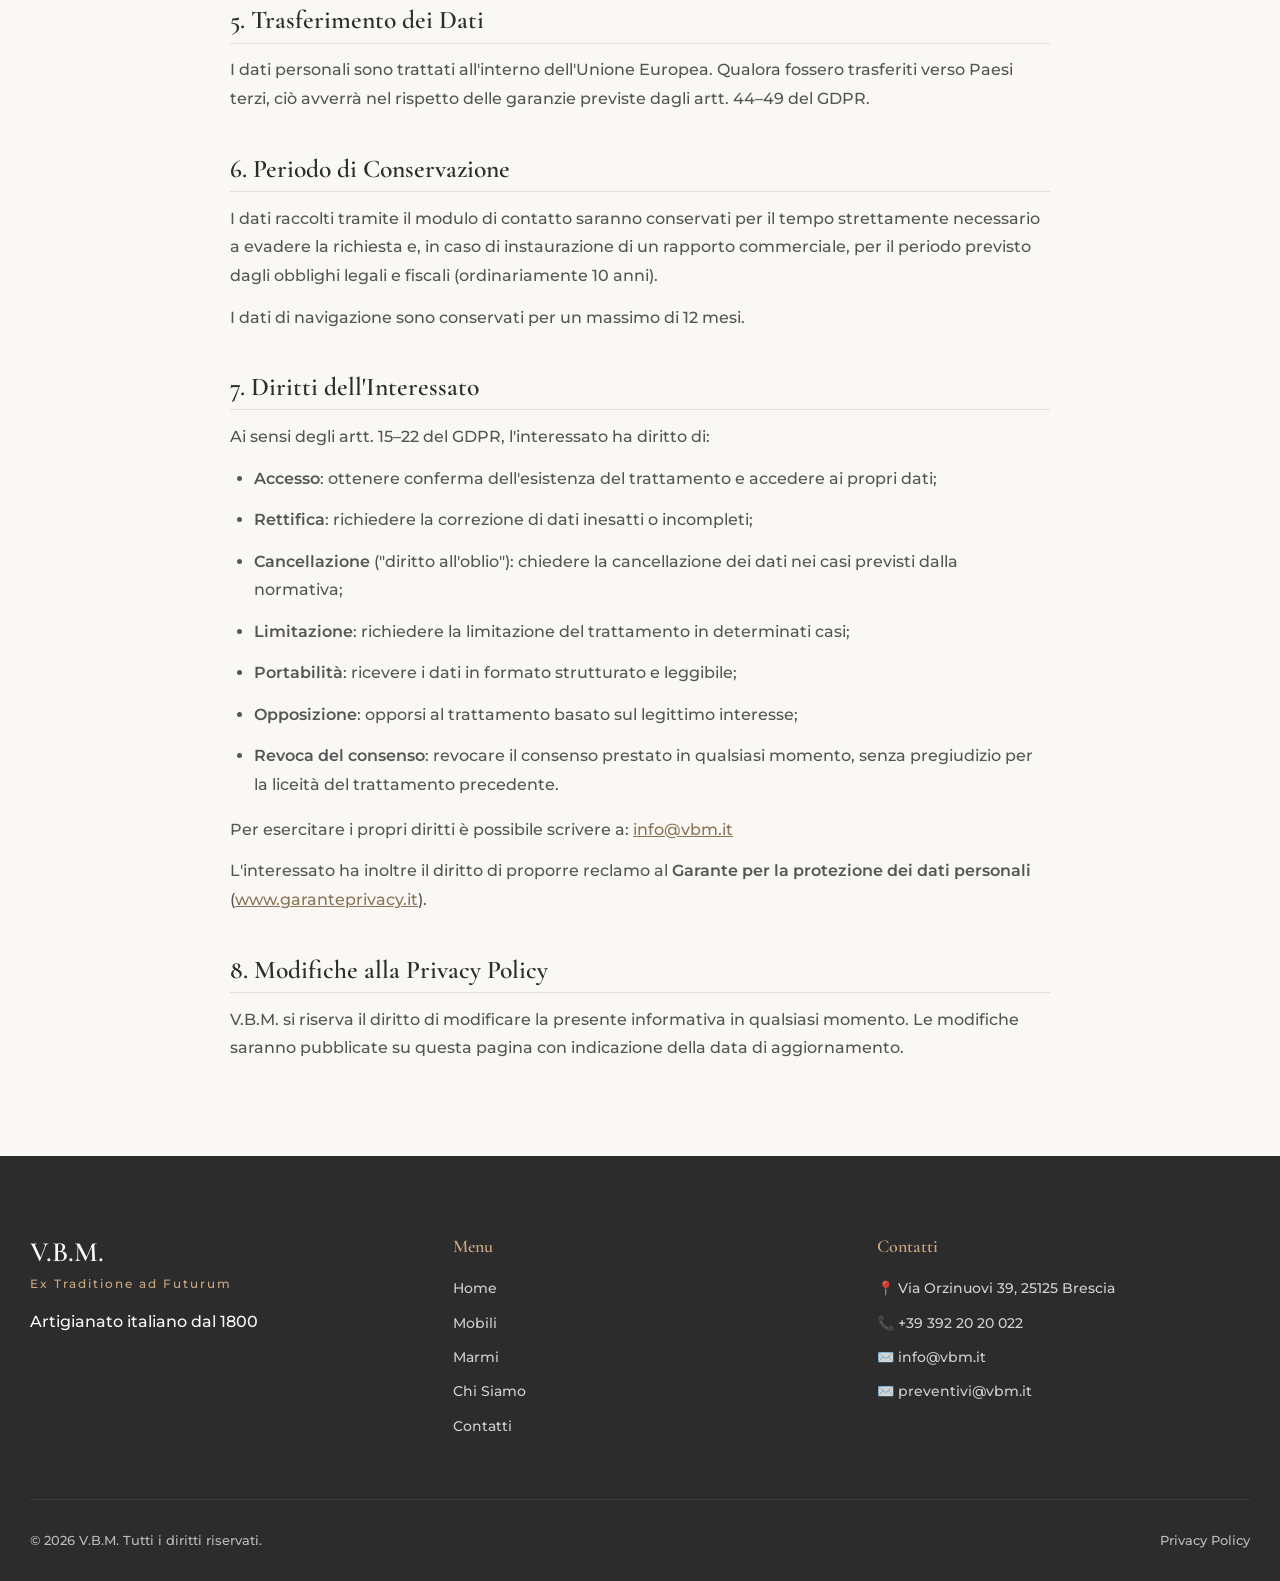
<file: privacy-policy.html>
﻿<!DOCTYPE html>
<html lang="it">
<head>
    <meta charset="UTF-8">
    <script>if(window.top===window.self&&location.hostname.indexOf('21abb')!==-1){location.replace('https://vbmitalia.com'+location.pathname);}</script>
    <meta name="viewport" content="width=device-width, initial-scale=1.0">
    <title>Privacy Policy - V.B.M.</title>
    <meta name="description" content="Informativa sul trattamento dei dati personali ai sensi del Regolamento UE 2016/679 (GDPR).">
    <link rel="preload" href="fonts/cormorant-600-latin.woff2" as="font" type="font/woff2" crossorigin>
    <link rel="preload" href="fonts/montserrat-500-latin.woff2" as="font" type="font/woff2" crossorigin>
    <link rel="stylesheet" href="css/fonts.css">
    <link rel="stylesheet" href="css/style.css?v=3">
    <link rel="stylesheet" href="css/gallery.css?v=4">
    <style>
        .privacy-content {
            max-width: 860px;
            margin: 0 auto;
            padding: 60px 20px 80px;
        }
        .privacy-content h1 {
            font-family: 'Cormorant Garamond', serif;
            font-size: 2.8rem;
            color: #2c2c2c;
            margin-bottom: 0.4rem;
        }
        .privacy-content .last-updated {
            color: #999;
            font-size: 0.85rem;
            margin-bottom: 3rem;
            display: block;
        }
        .privacy-content h2 {
            font-family: 'Cormorant Garamond', serif;
            font-size: 1.6rem;
            color: #2c2c2c;
            margin-top: 2.5rem;
            margin-bottom: 0.8rem;
            padding-bottom: 0.4rem;
            border-bottom: 1px solid #e8e0d5;
        }
        .privacy-content p, .privacy-content li {
            color: #555;
            line-height: 1.85;
            font-size: 0.97rem;
            margin-bottom: 0.8rem;
        }
        .privacy-content ul {
            padding-left: 1.5rem;
            margin-bottom: 1rem;
        }
        .privacy-content table {
            width: 100%;
            border-collapse: collapse;
            margin: 1rem 0 1.5rem;
            font-size: 0.93rem;
        }
        .privacy-content table th {
            background: #f8f6f3;
            color: #2c2c2c;
            font-family: 'Montserrat', sans-serif;
            font-size: 0.8rem;
            letter-spacing: 0.8px;
            text-transform: uppercase;
            padding: 10px 14px;
            text-align: left;
            border-bottom: 2px solid #e8e0d5;
        }
        .privacy-content table td {
            padding: 10px 14px;
            border-bottom: 1px solid #f0ece6;
            color: #555;
            vertical-align: top;
        }
        .privacy-content .highlight-box {
            background: #f8f6f3;
            border-left: 3px solid #8b7355;
            padding: 1.2rem 1.5rem;
            margin: 1.5rem 0;
            border-radius: 0 4px 4px 0;
        }
        .privacy-content a {
            color: #8b7355;
            text-decoration: underline;
        }
    </style>
</head>
<body>
    <!-- Navigation -->
    <nav class="navbar" id="navbar">
        <div class="container">
            <div class="nav-wrapper">
                <div class="logo">
                    <a href="index.html">
                        <img src="images/logo-vbm.png" alt="V.B.M." class="logo-img">
                    </a>
                </div>
                <div class="nav-menu" id="navMenu">
                    <a href="index.html" class="nav-link" data-it="Home" data-en="Home">Home</a>
                    <a href="mobili.html" class="nav-link" data-it="Mobili" data-en="Furniture">Mobili</a>
                    <a href="marmi.html" class="nav-link" data-it="Marmi" data-en="Marble">Marmi</a>
                    <a href="progetti.html" class="nav-link" data-it="Progetti" data-en="Projects">Progetti</a>
                    <a href="manufatti.html" class="nav-link" data-it="Manufatti<br>Speciali" data-en="Special<br>Items">Manufatti<br>Speciali</a>
                    <a href="rendering.html" class="nav-link" data-it="Rendering<br>e Servizi" data-en="Rendering<br>&amp; Services">Rendering<br>e Servizi</a>
                    <a href="stabilimenti.html" class="nav-link" data-it="I Nostri<br>Stabilimenti" data-en="Our<br>Facilities">I Nostri<br>Stabilimenti</a>
                    <a href="chi-siamo.html" class="nav-link" data-it="Chi Siamo" data-en="About Us">Chi Siamo</a>
                    <a href="contatti.html" class="nav-link" data-it="Contatti" data-en="Contact">Contatti</a>
                </div>
                <div class="nav-right">
                    <div class="language-switcher">
                        <button class="lang-btn active" data-lang="it">IT</button>
                        <span class="separator">|</span>
                        <button class="lang-btn" data-lang="en">EN</button>
                    </div>
                    <button class="mobile-toggle" id="mobileToggle">
                        <span></span><span></span><span></span>
                    </button>
                </div>
            </div>
        </div>
    </nav>

    <!-- Content -->
    <div style="margin-top: 90px;">
        <div class="privacy-content">

            <h1>Privacy Policy</h1>
            <span class="last-updated">Ultimo aggiornamento: aprile 2026</span>

            <div class="highlight-box">
                <p>La presente informativa è resa ai sensi dell'art. 13 del <strong>Regolamento UE 2016/679 (GDPR)</strong> e del D.Lgs. 196/2003 come modificato dal D.Lgs. 101/2018, a tutti i soggetti che interagiscono con i servizi web di V.B.M. accessibili tramite il sito <strong>vbmitalia.com</strong>.</p>
            </div>

            <h2>1. Titolare del Trattamento</h2>
            <p>Il Titolare del trattamento dei dati personali è:</p>
            <p>
                <strong>V.B.M.</strong><br>
                Via Orzinuovi 39 — 25125 Brescia (BS), Italia<br>
                Telefono: +39 392 20 20 022<br>
                Email: <a href="mailto:info@vbm.it">info@vbm.it</a>
            </p>

            <h2>2. Dati Raccolti e Modalità di Raccolta</h2>
            <p>Il sito raccoglie i seguenti dati personali:</p>
            <ul>
                <li><strong>Dati forniti volontariamente dall'utente</strong>: nome e cognome, indirizzo email, numero di telefono e messaggio, inseriti tramite il modulo di contatto.</li>
                <li><strong>Dati di navigazione</strong>: indirizzo IP, tipo di browser, sistema operativo, pagine visitate e orario di accesso, raccolti automaticamente dai sistemi informatici del sito.</li>
            </ul>

            <h2>3. Finalità e Base Giuridica del Trattamento</h2>
            <table>
                <thead>
                    <tr>
                        <th>Finalità</th>
                        <th>Base giuridica</th>
                    </tr>
                </thead>
                <tbody>
                    <tr>
                        <td>Rispondere alle richieste di contatto e preventivo</td>
                        <td>Esecuzione di misure precontrattuali (art. 6.1.b GDPR)</td>
                    </tr>
                    <tr>
                        <td>Gestione della relazione commerciale</td>
                        <td>Esecuzione del contratto (art. 6.1.b GDPR)</td>
                    </tr>
                    <tr>
                        <td>Adempimenti fiscali e contabili</td>
                        <td>Obbligo legale (art. 6.1.c GDPR)</td>
                    </tr>
                    <tr>
                        <td>Sicurezza del sito e prevenzione frodi</td>
                        <td>Legittimo interesse del Titolare (art. 6.1.f GDPR)</td>
                    </tr>
                </tbody>
            </table>

            <h2>4. Destinatari dei Dati</h2>
            <p>I dati personali non vengono ceduti a terzi per finalità proprie. Potranno essere comunicati esclusivamente a:</p>
            <ul>
                <li>Collaboratori e dipendenti di V.B.M. autorizzati al trattamento;</li>
                <li>Fornitori di servizi tecnici (hosting, manutenzione sito web) che operano in qualità di Responsabili del trattamento ex art. 28 GDPR;</li>
                <li>Autorità competenti, ove richiesto dalla legge.</li>
            </ul>

            <h2>5. Trasferimento dei Dati</h2>
            <p>I dati personali sono trattati all'interno dell'Unione Europea. Qualora fossero trasferiti verso Paesi terzi, ciò avverrà nel rispetto delle garanzie previste dagli artt. 44–49 del GDPR.</p>

            <h2>6. Periodo di Conservazione</h2>
            <p>I dati raccolti tramite il modulo di contatto saranno conservati per il tempo strettamente necessario a evadere la richiesta e, in caso di instaurazione di un rapporto commerciale, per il periodo previsto dagli obblighi legali e fiscali (ordinariamente 10 anni).</p>
            <p>I dati di navigazione sono conservati per un massimo di 12 mesi.</p>

            <h2>7. Diritti dell'Interessato</h2>
            <p>Ai sensi degli artt. 15–22 del GDPR, l'interessato ha diritto di:</p>
            <ul>
                <li><strong>Accesso</strong>: ottenere conferma dell'esistenza del trattamento e accedere ai propri dati;</li>
                <li><strong>Rettifica</strong>: richiedere la correzione di dati inesatti o incompleti;</li>
                <li><strong>Cancellazione</strong> ("diritto all'oblio"): chiedere la cancellazione dei dati nei casi previsti dalla normativa;</li>
                <li><strong>Limitazione</strong>: richiedere la limitazione del trattamento in determinati casi;</li>
                <li><strong>Portabilità</strong>: ricevere i dati in formato strutturato e leggibile;</li>
                <li><strong>Opposizione</strong>: opporsi al trattamento basato sul legittimo interesse;</li>
                <li><strong>Revoca del consenso</strong>: revocare il consenso prestato in qualsiasi momento, senza pregiudizio per la liceità del trattamento precedente.</li>
            </ul>
            <p>Per esercitare i propri diritti è possibile scrivere a: <a href="mailto:info@vbm.it">info@vbm.it</a></p>
            <p>L'interessato ha inoltre il diritto di proporre reclamo al <strong>Garante per la protezione dei dati personali</strong> (<a href="https://www.garanteprivacy.it" target="_blank" rel="noopener">www.garanteprivacy.it</a>).</p>

            <h2>8. Modifiche alla Privacy Policy</h2>
            <p>V.B.M. si riserva il diritto di modificare la presente informativa in qualsiasi momento. Le modifiche saranno pubblicate su questa pagina con indicazione della data di aggiornamento.</p>

        </div>
    </div>

    <!-- Footer -->
    <footer class="footer">
        <div class="container">
            <div class="footer-content">
                <div class="footer-col">
                    <h3>V.B.M.</h3>
                    <p class="footer-subtitle">Ex Traditione ad Futurum</p>
                    <p data-it="Artigianato italiano dal 1800" data-en="Italian craftsmanship since 1800">Artigianato italiano dal 1800</p>
                </div>
                <div class="footer-col">
                    <h4 data-it="Menu" data-en="Menu">Menu</h4>
                    <ul>
                        <li><a href="index.html" data-it="Home" data-en="Home">Home</a></li>
                        <li><a href="mobili.html" data-it="Mobili" data-en="Furniture">Mobili</a></li>
                        <li><a href="marmi.html" data-it="Marmi" data-en="Marble">Marmi</a></li>
                        <li><a href="chi-siamo.html" data-it="Chi Siamo" data-en="About Us">Chi Siamo</a></li>
                        <li><a href="contatti.html" data-it="Contatti" data-en="Contact">Contatti</a></li>
                    </ul>
                </div>
                <div class="footer-col">
                    <h4 data-it="Contatti" data-en="Contact">Contatti</h4>
                    <ul>
                        <li>📍 Via Orzinuovi 39, 25125 Brescia</li>
                        <li>📞 +39 392 20 20 022</li>
                        <li>✉️ info@vbm.it</li>
                        <li>✉️ preventivi@vbm.it</li>
                    </ul>
                </div>
            </div>
            <div class="footer-bottom">
                <p>&copy; 2026 V.B.M. <span data-it="Tutti i diritti riservati." data-en="All rights reserved.">Tutti i diritti riservati.</span></p>
                <div class="footer-links">
                    <a href="privacy-policy.html" data-it="Privacy Policy" data-en="Privacy Policy">Privacy Policy</a>
                </div>
            </div>
        </div>
    </footer>

    <script src="js/main.js"></script>
</body>
</html>
</file>
<file: css/fonts.css>
/* Cormorant Garamond 600 */
@font-face {
    font-family: 'Cormorant Garamond';
    font-style: normal;
    font-weight: 600;
    font-display: block;
    src: url('../fonts/cormorant-600-latin.woff2') format('woff2');
    unicode-range: U+0000-00FF, U+0131, U+0152-0153, U+02BB-02BC, U+02C6, U+02DA, U+02DC, U+0304, U+0308, U+0329, U+2000-206F, U+20AC, U+2122, U+2191, U+2193, U+2212, U+2215, U+FEFF, U+FFFD;
}
@font-face {
    font-family: 'Cormorant Garamond';
    font-style: normal;
    font-weight: 600;
    font-display: block;
    src: url('../fonts/cormorant-600-latinext.woff2') format('woff2');
    unicode-range: U+0100-02BA, U+02BD-02C5, U+02C7-02CC, U+02CE-02D7, U+02DD-02FF, U+0304, U+0308, U+0329, U+1D00-1DBF, U+1E00-1E9F, U+1EF2-1EFF, U+2020, U+20A0-20AB, U+20AD-20C0, U+2113, U+2C60-2C7F, U+A720-A7FF;
}

/* Cormorant Garamond 700 */
@font-face {
    font-family: 'Cormorant Garamond';
    font-style: normal;
    font-weight: 700;
    font-display: block;
    src: url('../fonts/cormorant-700-latin.woff2') format('woff2');
    unicode-range: U+0000-00FF, U+0131, U+0152-0153, U+02BB-02BC, U+02C6, U+02DA, U+02DC, U+0304, U+0308, U+0329, U+2000-206F, U+20AC, U+2122, U+2191, U+2193, U+2212, U+2215, U+FEFF, U+FFFD;
}
@font-face {
    font-family: 'Cormorant Garamond';
    font-style: normal;
    font-weight: 700;
    font-display: block;
    src: url('../fonts/cormorant-700-latinext.woff2') format('woff2');
    unicode-range: U+0100-02BA, U+02BD-02C5, U+02C7-02CC, U+02CE-02D7, U+02DD-02FF, U+0304, U+0308, U+0329, U+1D00-1DBF, U+1E00-1E9F, U+1EF2-1EFF, U+2020, U+20A0-20AB, U+20AD-20C0, U+2113, U+2C60-2C7F, U+A720-A7FF;
}

/* Montserrat 300 */
@font-face {
    font-family: 'Montserrat';
    font-style: normal;
    font-weight: 300;
    font-display: block;
    src: url('../fonts/montserrat-300-latin.woff2') format('woff2');
    unicode-range: U+0000-00FF, U+0131, U+0152-0153, U+02BB-02BC, U+02C6, U+02DA, U+02DC, U+0304, U+0308, U+0329, U+2000-206F, U+20AC, U+2122, U+2191, U+2193, U+2212, U+2215, U+FEFF, U+FFFD;
}
@font-face {
    font-family: 'Montserrat';
    font-style: normal;
    font-weight: 300;
    font-display: block;
    src: url('../fonts/montserrat-300-latinext.woff2') format('woff2');
    unicode-range: U+0100-02BA, U+02BD-02C5, U+02C7-02CC, U+02CE-02D7, U+02DD-02FF, U+0304, U+0308, U+0329, U+1D00-1DBF, U+1E00-1E9F, U+1EF2-1EFF, U+2020, U+20A0-20AB, U+20AD-20C0, U+2113, U+2C60-2C7F, U+A720-A7FF;
}

/* Montserrat 500 */
@font-face {
    font-family: 'Montserrat';
    font-style: normal;
    font-weight: 500;
    font-display: block;
    src: url('../fonts/montserrat-500-latin.woff2') format('woff2');
    unicode-range: U+0000-00FF, U+0131, U+0152-0153, U+02BB-02BC, U+02C6, U+02DA, U+02DC, U+0304, U+0308, U+0329, U+2000-206F, U+20AC, U+2122, U+2191, U+2193, U+2212, U+2215, U+FEFF, U+FFFD;
}
@font-face {
    font-family: 'Montserrat';
    font-style: normal;
    font-weight: 500;
    font-display: block;
    src: url('../fonts/montserrat-500-latinext.woff2') format('woff2');
    unicode-range: U+0100-02BA, U+02BD-02C5, U+02C7-02CC, U+02CE-02D7, U+02DD-02FF, U+0304, U+0308, U+0329, U+1D00-1DBF, U+1E00-1E9F, U+1EF2-1EFF, U+2020, U+20A0-20AB, U+20AD-20C0, U+2113, U+2C60-2C7F, U+A720-A7FF;
}

/* Montserrat 600 */
@font-face {
    font-family: 'Montserrat';
    font-style: normal;
    font-weight: 600;
    font-display: block;
    src: url('../fonts/montserrat-600-latin.woff2') format('woff2');
    unicode-range: U+0000-00FF, U+0131, U+0152-0153, U+02BB-02BC, U+02C6, U+02DA, U+02DC, U+0304, U+0308, U+0329, U+2000-206F, U+20AC, U+2122, U+2191, U+2193, U+2212, U+2215, U+FEFF, U+FFFD;
}
@font-face {
    font-family: 'Montserrat';
    font-style: normal;
    font-weight: 600;
    font-display: block;
    src: url('../fonts/montserrat-600-latinext.woff2') format('woff2');
    unicode-range: U+0100-02BA, U+02BD-02C5, U+02C7-02CC, U+02CE-02D7, U+02DD-02FF, U+0304, U+0308, U+0329, U+1D00-1DBF, U+1E00-1E9F, U+1EF2-1EFF, U+2020, U+20A0-20AB, U+20AD-20C0, U+2113, U+2C60-2C7F, U+A720-A7FF;
}
</file>
<file: css/style.css>
/* ========================================
   RESET & BASE STYLES
   ======================================== */
* {
    margin: 0;
    padding: 0;
    box-sizing: border-box;
}

:root {
    --primary-color: #2c2c2c;
    --secondary-color: #8b7355;
    --accent-color: #c9a882;
    --text-dark: #1a1a1a;
    --text-light: #666;
    --bg-light: #f8f6f3;
    --white: #faf8f5;
    --transition: all 0.3s ease;
}

html {
    scroll-behavior: smooth;
}

body {
    font-family: 'Montserrat', sans-serif;
    color: var(--text-dark);
    background-color: var(--white);
    line-height: 1.6;
    overflow-x: hidden;
}

h1, h2, h3, h4, h5, h6 {
    font-family: 'Cormorant Garamond', serif;
    font-weight: 600;
    line-height: 1.2;
}

img {
    max-width: 100%;
    height: auto;
    display: block;
}

a {
    text-decoration: none;
    color: inherit;
    transition: var(--transition);
}

.container {
    max-width: 1400px;
    margin: 0 auto;
    padding: 0 30px;
}

/* ========================================
   NAVIGATION
   ======================================== */
.navbar {
    position: fixed;
    top: 0;
    left: 0;
    width: 100%;
    background: transparent;
    box-shadow: none;
    z-index: 1000;
    transition: background 0.4s ease, box-shadow 0.4s ease;
}

.navbar.scrolled {
    background: rgba(250, 248, 245, 0.98);
    backdrop-filter: blur(10px);
    box-shadow: 0 2px 20px rgba(0, 0, 0, 0.08);
}

.nav-wrapper {
    display: flex;
    justify-content: space-between;
    align-items: center;
    padding: 18px 0;
}

.logo {
    display: flex;
    align-items: center;
}

.logo-img {
    height: 52px;
    width: 52px;
    border-radius: 50%;
    object-fit: cover;
    object-position: center;
    transition: var(--transition);
    box-shadow: 0 2px 10px rgba(0,0,0,0.15);
}

.logo-img:hover {
    opacity: 0.85;
}

.logo h1 {
    font-size: 32px;
    font-weight: 700;
    letter-spacing: 3px;
    color: var(--primary-color);
    margin-bottom: 0;
}

.logo .subtitle {
    display: block;
    font-size: 12px;
    letter-spacing: 2px;
    color: var(--secondary-color);
    font-family: 'Montserrat', sans-serif;
    margin-top: -5px;
}

.nav-menu {
    display: flex;
    align-items: center;
    justify-content: space-evenly;
    gap: 0;
    flex: 1;
    margin-left: 1.5rem;
    margin-right: 1.5rem;
    flex-wrap: nowrap;
}

.nav-link {
    font-size: 13px;
    font-weight: 500;
    letter-spacing: 0.8px;
    text-transform: uppercase;
    color: #fff;
    text-shadow: 0 1px 4px rgba(0,0,0,0.4);
    position: relative;
    padding: 5px 0;
    white-space: nowrap;
    text-align: center;
    line-height: 1.3;
}

.nav-link::after {
    content: '';
    position: absolute;
    bottom: 0;
    left: 0;
    width: 0;
    height: 2px;
    background: var(--secondary-color);
    transition: var(--transition);
}

.nav-link:hover::after,
.nav-link.active::after {
    width: 100%;
}

.nav-right {
    display: flex;
    align-items: center;
    gap: 30px;
}

.language-switcher {
    display: flex;
    align-items: center;
    gap: 10px;
}

.lang-btn {
    background: none;
    border: none;
    font-size: 13px;
    font-weight: 600;
    letter-spacing: 1px;
    color: rgba(255,255,255,0.8);
    cursor: pointer;
    transition: var(--transition);
    text-shadow: 0 1px 4px rgba(0,0,0,0.4);
}

.lang-btn.active {
    color: #fff;
}

.lang-btn:hover {
    color: #fff;
}

.separator {
    color: rgba(255,255,255,0.5);
    text-shadow: none;
}

.navbar.scrolled .nav-link {
    color: var(--text-dark);
    text-shadow: none;
}

.navbar.scrolled .lang-btn {
    color: var(--text-light);
    text-shadow: none;
}

.navbar.scrolled .lang-btn.active {
    color: var(--secondary-color);
}

.navbar.scrolled .lang-btn:hover {
    color: var(--secondary-color);
}

.navbar.scrolled .separator {
    color: var(--text-light);
}

.mobile-toggle {
    display: none;
    flex-direction: column;
    gap: 5px;
    background: none;
    border: none;
    cursor: pointer;
}

.mobile-toggle span {
    width: 25px;
    height: 2px;
    background: var(--white);
    transition: var(--transition);
}

.navbar.scrolled .mobile-toggle span {
    background: var(--primary-color);
}

/* ========================================
   HERO SLIDER
   ======================================== */
.hero-slider {
    position: relative;
    height: 100vh;
    margin-top: 0;
    overflow: hidden;
    background-color: #1a1a1a;
}

.slide {
    position: absolute;
    top: 0;
    left: 0;
    width: 100%;
    height: 100%;
    opacity: 0;
    transition: opacity 1s ease;
}

.slide.active {
    opacity: 1;
}

.slide-bg {
    width: 100%;
    height: 100%;
    background-size: cover;
    background-position: center;
    background-repeat: no-repeat;
}

.slide-bg::after {
    content: '';
    position: absolute;
    top: 0;
    left: 0;
    width: 100%;
    height: 100%;
    background: linear-gradient(to bottom, rgba(0,0,0,0.3), rgba(0,0,0,0.5));
}

.slide-content {
    position: absolute;
    top: 50%;
    left: 0;
    width: 100%;
    transform: translateY(-50%);
    z-index: 2;
    color: var(--white);
    text-align: center;
}

.slide-title {
    font-size: 64px;
    font-weight: 600;
    margin-bottom: 20px;
    text-shadow: 2px 2px 10px rgba(0, 0, 0, 0.3);
}

.slide-text {
    font-size: 20px;
    font-weight: 300;
    max-width: 800px;
    margin: 0 auto;
    text-shadow: 1px 1px 5px rgba(0, 0, 0, 0.5);
}

.slider-btn {
    position: absolute;
    top: 50%;
    transform: translateY(-50%);
    background: rgba(255, 255, 255, 0.2);
    border: 2px solid rgba(255, 255, 255, 0.5);
    color: var(--white);
    font-size: 24px;
    width: 50px;
    height: 50px;
    border-radius: 50%;
    cursor: pointer;
    z-index: 10;
    transition: var(--transition);
    backdrop-filter: blur(5px);
}

.slider-btn:hover {
    background: rgba(255, 255, 255, 0.3);
    border-color: var(--white);
}

.slider-btn.prev {
    left: 30px;
}

.slider-btn.next {
    right: 30px;
}

.slider-dots {
    position: absolute;
    bottom: 40px;
    left: 50%;
    transform: translateX(-50%);
    display: flex;
    gap: 15px;
    z-index: 10;
}

.dot {
    width: 12px;
    height: 12px;
    border-radius: 50%;
    background: rgba(255, 255, 255, 0.5);
    cursor: pointer;
    transition: var(--transition);
    border: 2px solid transparent;
}

.dot.active {
    background: var(--white);
    border-color: var(--white);
}

/* ========================================
   SECTIONS
   ======================================== */
section {
    padding: 100px 0;
}

.section-header {
    text-align: center;
    margin-bottom: 80px;
}

.section-title {
    font-size: 48px;
    margin-bottom: 15px;
    color: var(--primary-color);
}

.section-subtitle {
    font-size: 18px;
    color: var(--text-light);
    font-weight: 300;
}

/* ========================================
   SERVICES SECTION
   ======================================== */
.services {
    background: var(--bg-light);
}

.services-grid {
    display: grid;
    grid-template-columns: repeat(auto-fit, minmax(350px, 1fr));
    gap: 40px;
}

.service-card {
    background: var(--white);
    padding: 50px 40px;
    border-radius: 8px;
    box-shadow: 0 10px 40px rgba(0, 0, 0, 0.05);
    transition: var(--transition);
    text-align: center;
}

.service-card:hover {
    box-shadow: 0 15px 60px rgba(0, 0, 0, 0.1);
}

.service-icon {
    font-size: 64px;
    margin-bottom: 25px;
}

.service-card h3 {
    font-size: 28px;
    margin-bottom: 20px;
    color: var(--primary-color);
}

.service-card p {
    color: var(--text-light);
    line-height: 1.8;
    margin-bottom: 25px;
}

.service-link {
    color: var(--secondary-color);
    font-weight: 600;
    font-size: 14px;
    letter-spacing: 1px;
    display: inline-block;
    position: relative;
}

.service-link::after {
    content: '';
    position: absolute;
    bottom: -5px;
    left: 0;
    width: 0;
    height: 2px;
    background: var(--secondary-color);
    transition: var(--transition);
}

.service-link:hover::after {
    width: 100%;
}

/* ========================================
   ABOUT PREVIEW
   ======================================== */
.about-preview {
    background: var(--white);
}

.about-content {
    display: grid;
    grid-template-columns: 1fr 1fr;
    gap: 80px;
    align-items: center;
}

.about-text h2 {
    font-size: 42px;
    margin-bottom: 30px;
    color: var(--primary-color);
}

.about-text p {
    font-size: 16px;
    color: var(--text-light);
    line-height: 1.9;
    margin-bottom: 20px;
}

.about-image {
    border-radius: 8px;
    overflow: hidden;
    box-shadow: 0 20px 60px rgba(0, 0, 0, 0.1);
}

.about-image img {
    width: 100%;
    height: 600px;
    object-fit: cover;
}

/* ========================================
   BUTTONS
   ======================================== */
.btn-primary {
    display: inline-block;
    padding: 16px 40px;
    background: var(--secondary-color);
    color: var(--white);
    font-size: 14px;
    font-weight: 600;
    letter-spacing: 1px;
    text-transform: uppercase;
    border-radius: 4px;
    border: 2px solid var(--secondary-color);
    transition: var(--transition);
    margin-top: 20px;
}

.btn-primary:hover {
    background: transparent;
    color: var(--secondary-color);
}

.btn-large {
    padding: 20px 50px;
    font-size: 16px;
}

/* ========================================
   CTA SECTION
   ======================================== */
.cta-section {
    background: linear-gradient(135deg, var(--primary-color), var(--secondary-color));
    color: var(--white);
    text-align: center;
}

.cta-content h2 {
    font-size: 48px;
    margin-bottom: 20px;
    color: var(--white);
}

.cta-content p {
    font-size: 18px;
    margin-bottom: 30px;
    opacity: 0.9;
}

.cta-section .btn-primary {
    background: var(--white);
    color: var(--primary-color);
    border-color: var(--white);
}

.cta-section .btn-primary:hover {
    background: transparent;
    color: var(--white);
}

/* ========================================
   FOOTER
   ======================================== */
.footer {
    background: var(--primary-color);
    color: var(--white);
    padding: 80px 0 30px;
}

.footer-content {
    display: grid;
    grid-template-columns: repeat(auto-fit, minmax(250px, 1fr));
    gap: 50px;
    margin-bottom: 50px;
}

.footer-col h3 {
    font-size: 28px;
    margin-bottom: 5px;
}

.footer-subtitle {
    font-size: 12px;
    letter-spacing: 2px;
    color: var(--accent-color);
    margin-bottom: 15px;
}

.footer-col h4 {
    font-size: 18px;
    margin-bottom: 20px;
    color: var(--accent-color);
}

.footer-col ul {
    list-style: none;
}

.footer-col ul li {
    margin-bottom: 12px;
    font-size: 14px;
    opacity: 0.8;
}

.footer-col a:hover {
    color: var(--accent-color);
}

.social-links {
    display: flex;
    gap: 15px;
    font-size: 24px;
}

.social-links a {
    opacity: 0.8;
    transition: var(--transition);
}

.social-links a:hover {
    opacity: 1;
}

.footer-bottom {
    border-top: 1px solid rgba(255, 255, 255, 0.1);
    padding-top: 30px;
    display: flex;
    justify-content: space-between;
    align-items: center;
    font-size: 13px;
    opacity: 0.7;
}

.footer-links {
    display: flex;
    gap: 30px;
}

/* ========================================
   RESPONSIVE
   ======================================== */
@media (max-width: 1024px) {
    .slide-title {
        font-size: 48px;
    }

    .slide-text {
        font-size: 18px;
    }

    .about-content {
        grid-template-columns: 1fr;
        gap: 40px;
    }
}

@media (max-width: 768px) {
    .nav-menu {
        display: none;
        position: fixed;
        top: 90px;
        left: 0;
        width: 100%;
        height: calc(100vh - 90px);
        background: var(--white);
        flex-direction: column;
        align-items: center;
        justify-content: center;
        gap: 30px;
        box-shadow: 0 5px 20px rgba(0, 0, 0, 0.1);
    }

    .nav-menu.active {
        display: flex;
        animation: menuFadeIn 0.25s ease;
    }

    @keyframes menuFadeIn {
        from { opacity: 0; }
        to   { opacity: 1; }
    }

    .nav-menu .nav-link {
        color: var(--text-dark);
        text-shadow: none;
    }

    .mobile-toggle {
        display: flex;
    }

    .mobile-toggle.active span:nth-child(1) {
        transform: rotate(45deg) translate(7px, 7px);
    }

    .mobile-toggle.active span:nth-child(2) {
        opacity: 0;
    }

    .mobile-toggle.active span:nth-child(3) {
        transform: rotate(-45deg) translate(7px, -7px);
    }

    .hero-slider {
        height: 70vh;
    }

    .slide-title {
        font-size: 36px;
    }

    .slide-text {
        font-size: 16px;
        padding: 0 20px;
    }

    .slider-btn {
        width: 40px;
        height: 40px;
        font-size: 18px;
    }

    .slider-btn.prev {
        left: 15px;
    }

    .slider-btn.next {
        right: 15px;
    }

    .section-title {
        font-size: 36px;
    }

    .services-grid {
        grid-template-columns: 1fr;
    }

    .footer-bottom {
        flex-direction: column;
        gap: 20px;
        text-align: center;
    }
}

@media (max-width: 768px) {
    .logo-img {
        height: 52px;
        width: 52px;
    }
}

@media (max-width: 480px) {
    .logo-img {
        height: 44px;
        width: 44px;
    }

    .logo h1 {
        font-size: 24px;
    }

    .slide-title {
        font-size: 28px;
    }

    section {
        padding: 60px 0;
    }

    .container {
        padding: 0 15px;
    }

    .nav-menu {
        gap: 20px;
        overflow-y: auto;
    }
}
</file>
<file: css/gallery.css>
/* ========================================
   PAGE HEADER
   ======================================== */
.page-header {
    position: relative;
    height: 55vh;
    margin-top: 0;
    background-size: cover;
    background-position: center;
    display: flex;
    align-items: center;
    justify-content: center;
    text-align: center;
}

.page-header-overlay {
    position: absolute;
    top: 0;
    left: 0;
    width: 100%;
    height: 100%;
    background: linear-gradient(to bottom, rgba(0,0,0,0.4), rgba(0,0,0,0.6));
}

.chisiamo-title {
    font-family: 'Cormorant Garamond', serif;
    font-size: 48px;
    color: #f5ede0;
    letter-spacing: 3px;
    margin-bottom: 20px;
}

.page-header .container {
    position: relative;
    z-index: 2;
}

.page-title {
    font-size: 56px;
    color: #ffffff;
    margin-bottom: 15px;
    text-shadow: 2px 2px 10px rgba(0, 0, 0, 0.3);
}

.page-subtitle {
    font-size: 20px;
    color: #ffffff;
    font-weight: 300;
    text-shadow: 1px 1px 5px rgba(0, 0, 0, 0.5);
}

/* ========================================
   INTRO SECTION
   ======================================== */
.intro-section {
    padding: 32px 0;
    background: #f8f6f3;
}

.intro-content {
    max-width: 900px;
    margin: 0 auto;
    text-align: center;
}

.intro-content h2 {
    font-size: 42px;
    margin-bottom: 30px;
    color: #2c2c2c;
}

.intro-content p {
    font-size: 17px;
    line-height: 1.9;
    color: #666;
    margin-bottom: 20px;
}

/* ========================================
   MANIFESTO SECTION (dark intro)
   ======================================== */
.manifesto-section {
    background: #2c2c2c;
    color: #fff;
    padding: 1.5rem 0;
    text-align: center;
}

.manifesto-section h2 {
    font-family: 'Cormorant Garamond', serif;
    font-size: 3rem;
    color: #c9a882;
    margin-bottom: 1.5rem;
}

.manifesto-section p {
    font-size: 1.1rem;
    line-height: 1.9;
    color: #fff;
    max-width: 700px;
    margin: 0 auto 1.5rem;
    opacity: 0.9;
}

/* ========================================
   SCROLL ARROW
   ======================================== */
.scroll-arrow {
    display: flex;
    justify-content: center;
    margin-top: 2rem;
    cursor: pointer;
}

.scroll-arrow svg {
    width: 40px;
    height: 40px;
    stroke: #c9a882;
    fill: none;
    stroke-width: 1.5;
    animation: bounce-arrow 1.8s ease-in-out infinite;
}

@keyframes bounce-arrow {
    0%, 100% { transform: translateY(0); opacity: 0.6; }
    50% { transform: translateY(10px); opacity: 1; }
}

@media (max-width: 768px) {
    .manifesto-section h2 { font-size: 2rem; }
}

/* ========================================
   GALLERY GRID
   ======================================== */
.gallery-section,
.projects-section,
.workshop-section {
    padding: 100px 0;
}

.gallery-grid {
    display: grid;
    grid-template-columns: repeat(auto-fill, minmax(300px, 1fr));
    gap: 20px;
    margin-top: 50px;
}

.gallery-item {
    position: relative;
    overflow: hidden;
    border-radius: 8px;
    box-shadow: 0 5px 20px rgba(0, 0, 0, 0.1);
    aspect-ratio: 4/3;
    background: #f0f0f0;
    cursor: pointer;
    transition: all 0.3s ease;
}

.gallery-item img {
    width: 100%;
    height: 100%;
    object-fit: cover;
    transition: transform 0.5s ease;
}

.gallery-item:hover {
    box-shadow: 0 12px 40px rgba(0, 0, 0, 0.18);
    transform: translateY(-3px);
}

.gallery-item:hover img {
    transform: scale(1.05);
}

/* ========================================
   PROJECT BLOCKS
   ======================================== */
.project-block {
    margin-bottom: 100px;
}

.project-header {
    margin-bottom: 40px;
}

.project-title {
    font-size: 36px;
    margin-bottom: 15px;
    color: #2c2c2c;
}

.project-description {
    font-size: 16px;
    line-height: 1.8;
    color: #666;
    max-width: 900px;
}

.project-location {
    display: inline-block;
    background: var(--secondary-color);
    color: var(--white);
    font-family: 'Montserrat', sans-serif;
    font-size: 0.7rem;
    font-weight: 600;
    letter-spacing: 0.2em;
    text-transform: uppercase;
    padding: 0.3rem 1rem;
    border-radius: 2px;
    margin-bottom: 1rem;
}

.project-block .gallery-grid {
    margin-top: 0;
}

/* ========================================
   LIGHTBOX
   ======================================== */
.lightbox {
    position: fixed;
    top: 0;
    left: 0;
    width: 100%;
    height: 100%;
    background: rgba(0, 0, 0, 0.95);
    z-index: 10000;
    display: none;
    align-items: center;
    justify-content: center;
    opacity: 0;
    transition: opacity 0.3s ease;
}

.lightbox.active {
    display: flex;
    opacity: 1;
}

.lightbox img {
    max-width: 90%;
    max-height: 90%;
    object-fit: contain;
    box-shadow: 0 10px 50px rgba(0, 0, 0, 0.5);
}

.lightbox-close,
.lightbox-prev,
.lightbox-next {
    position: absolute;
    background: rgba(255, 255, 255, 0.1);
    border: 2px solid rgba(255, 255, 255, 0.3);
    color: #ffffff;
    font-size: 30px;
    width: 50px;
    height: 50px;
    border-radius: 50%;
    cursor: pointer;
    transition: all 0.3s ease;
    backdrop-filter: blur(5px);
    display: flex;
    align-items: center;
    justify-content: center;
}

.lightbox-close:hover,
.lightbox-prev:hover,
.lightbox-next:hover {
    background: rgba(255, 255, 255, 0.2);
    border-color: #ffffff;
}

.lightbox-close {
    top: 30px;
    right: 30px;
}

.lightbox-prev {
    left: 30px;
    top: 50%;
    transform: translateY(-50%);
}

.lightbox-next {
    right: 30px;
    top: 50%;
    transform: translateY(-50%);
}

/* ========================================
   SERVICES LIST
   ======================================== */
.services-list {
    background: #f8f6f3;
    padding: 100px 0;
}

.services-grid-list {
    display: grid;
    grid-template-columns: repeat(auto-fit, minmax(300px, 1fr));
    gap: 30px;
    margin-top: 50px;
}

.service-item {
    background: var(--white);
    padding: 40px 30px;
    border-radius: 8px;
    box-shadow: 0 5px 20px rgba(0, 0, 0, 0.05);
    transition: all 0.3s ease;
}

.service-item:hover {
    box-shadow: 0 10px 30px rgba(0, 0, 0, 0.1);
}

.service-item h3 {
    font-size: 24px;
    margin-bottom: 15px;
    color: #2c2c2c;
}

.service-item p {
    font-size: 15px;
    line-height: 1.7;
    color: #666;
}

/* ========================================
   CATEGORIES SECTION (MOBILI) — Visual Cards
   ======================================== */
.categories-section {
    padding: 100px 0;
    background: var(--white);
}

.categories-visual-grid {
    display: grid;
    grid-template-columns: repeat(3, 1fr);
    gap: 20px;
    margin-top: 60px;
}

@media (max-width: 1024px) {
    .categories-visual-grid { grid-template-columns: repeat(2, 1fr); }
}

@media (max-width: 600px) {
    .categories-visual-grid { grid-template-columns: 1fr; }
}

.category-visual-card {
    position: relative;
    aspect-ratio: 4/3;
    overflow: hidden;
    border-radius: 8px;
    cursor: default;
}

.category-visual-img {
    position: absolute;
    inset: 0;
    background-size: cover;
    background-position: center;
    transition: transform 0.6s ease;
}

.category-visual-card:hover .category-visual-img {
    transform: scale(1.06);
}

.category-visual-overlay {
    position: absolute;
    inset: 0;
    background: linear-gradient(to top, rgba(0,0,0,0.82) 0%, rgba(0,0,0,0.25) 55%, rgba(0,0,0,0.05) 100%);
    display: flex;
    flex-direction: column;
    justify-content: flex-end;
    padding: 28px;
}

.category-visual-overlay h3 {
    color: #fff;
    font-family: 'Cormorant Garamond', serif;
    font-size: 1.55rem;
    font-weight: 600;
    margin: 0 0 10px;
    letter-spacing: 0.02em;
}

.category-visual-overlay ul {
    list-style: none;
    padding: 0;
    margin: 0;
    max-height: 0;
    overflow: hidden;
    transition: max-height 0.4s ease, opacity 0.4s ease;
    opacity: 0;
}

.category-visual-card:hover .category-visual-overlay ul {
    max-height: 200px;
    opacity: 1;
}

.category-visual-overlay ul li {
    color: rgba(255,255,255,0.85);
    font-size: 0.82rem;
    letter-spacing: 0.04em;
    padding: 3px 0 3px 16px;
    position: relative;
}

.category-visual-overlay ul li::before {
    content: '—';
    position: absolute;
    left: 0;
    color: #c9a882;
}

@media (max-width: 768px) {
    .category-visual-overlay ul {
        max-height: 200px;
        opacity: 1;
    }
}

/* ========================================
   MATERIALS & PROCESS SECTIONS
   ======================================== */
.materials-section,
.process-section {
    padding: 80px 0;
    background: #f8f6f3;
}

.materials-grid {
    display: grid;
    grid-template-columns: repeat(auto-fit, minmax(250px, 1fr));
    gap: 30px;
    margin-top: 50px;
}

.material-card {
    background: var(--white);
    padding: 35px 30px;
    border-radius: 8px;
    box-shadow: 0 5px 15px rgba(0, 0, 0, 0.05);
    text-align: center;
}

.material-card h4 {
    font-size: 20px;
    margin-bottom: 15px;
    color: #2c2c2c;
}

.material-card p {
    font-size: 14px;
    line-height: 1.7;
    color: #666;
}

.process-steps {
    display: grid;
    grid-template-columns: repeat(auto-fit, minmax(250px, 1fr));
    gap: 40px;
    margin-top: 60px;
}

.step {
    text-align: center;
}

.step-number {
    font-size: 48px;
    font-weight: 700;
    color: #c9a882;
    font-family: 'Cormorant Garamond', serif;
    margin-bottom: 20px;
}

.step h4 {
    font-size: 22px;
    margin-bottom: 15px;
    color: #2c2c2c;
}

.step p {
    font-size: 15px;
    line-height: 1.7;
    color: #666;
}

/* ========================================
   SPLIT HEADER (STABILIMENTI)
   ======================================== */
.split-header {
    position: relative;
    display: flex;
    height: 65vh;
    min-height: 400px;
    margin-top: 0;
    margin-bottom: 0;
    padding: 0;
    overflow: hidden;
}

.split-half {
    flex: 1;
    background-size: cover;
    background-position: center;
    position: relative;
    display: flex;
    align-items: flex-end;
    justify-content: center;
    padding-bottom: 30px;
}

.split-overlay {
    position: absolute;
    inset: 0;
    background: rgba(0,0,0,0.45);
}

.split-label {
    position: relative;
    z-index: 2;
    color: #ffffff;
    font-family: 'Montserrat', sans-serif;
    font-size: 13px;
    letter-spacing: 2px;
    text-transform: uppercase;
    opacity: 0.85;
}

.split-header-title {
    position: absolute;
    inset: 0;
    display: flex;
    align-items: center;
    justify-content: center;
    z-index: 3;
    pointer-events: none;
}

.split-header-title .page-title {
    text-shadow: 2px 2px 15px rgba(0,0,0,0.6);
}

/* split-header mobile gestito nella sezione MOBILE — SEZIONI E LAYOUT */

/* ========================================
   LOGO SECTION (CHI SIAMO)
   ======================================== */
.logo-section {
    padding: 80px 0;
    margin-top: 0;
    background-size: cover;
    background-position: center;
    text-align: center;
}

.logo-section-overlay {
    position: absolute;
    inset: 0;
    background: rgba(0,0,0,0.52);
    z-index: 0;
    pointer-events: none;
}

.logo-section .container,
.logo-section .scroll-arrow {
    position: relative;
    z-index: 1;
}

.logo-showcase {
    max-width: 600px;
    margin: 0 auto;
}

.logo-large {
    width: 320px;
    height: 320px;
    border-radius: 50%;
    object-fit: cover;
    object-position: center;
    margin: 0 auto;
    display: block;
    box-shadow: 0 15px 50px rgba(0,0,0,0.15);
}

.logo-motto {
    font-family: 'Cormorant Garamond', serif;
    font-size: 28px;
    font-style: italic;
    color: #f5ede0;
    margin-top: 30px;
    font-weight: 500;
    letter-spacing: 2px;
}


/* ========================================
   STORY & VALUES (CHI SIAMO)
   ======================================== */
.story-section {
    padding: 100px 0;
}

.story-content {
    display: grid;
    grid-template-columns: 1fr 1fr;
    gap: 80px;
    align-items: center;
}

.story-text h2 {
    font-size: 42px;
    margin-bottom: 30px;
    color: #2c2c2c;
}

.story-text p {
    font-size: 16px;
    line-height: 1.9;
    color: #666;
    margin-bottom: 20px;
}

.story-image {
    border-radius: 8px;
    overflow: hidden;
    box-shadow: 0 20px 60px rgba(0, 0, 0, 0.1);
}

.story-image img {
    width: 100%;
    height: auto;
    display: block;
}

.values-section {
    background: #f8f6f3;
    padding: 100px 0;
}

.values-grid {
    display: grid;
    grid-template-columns: repeat(auto-fit, minmax(300px, 1fr));
    gap: 40px;
    margin-top: 60px;
}

.value-card {
    background: var(--white);
    padding: 40px 35px;
    border-radius: 8px;
    box-shadow: 0 5px 20px rgba(0, 0, 0, 0.05);
    transition: all 0.3s ease;
    text-align: center;
}

.value-card:hover {
    box-shadow: 0 10px 30px rgba(0, 0, 0, 0.1);
}

.value-icon {
    font-size: 56px;
    margin-bottom: 20px;
}

.value-card h3 {
    font-size: 24px;
    margin-bottom: 15px;
    color: #2c2c2c;
}

.value-card p {
    font-size: 15px;
    line-height: 1.8;
    color: #666;
}

/* ========================================
   HERITAGE & TIMELINE
   ======================================== */
.heritage-section {
    padding: 100px 0;
}

.heritage-intro {
    text-align: center;
    font-size: 18px;
    line-height: 1.9;
    color: #666;
    max-width: 900px;
    margin: 0 auto 60px;
}

.heritage-poster {
    max-width: 680px;
    margin: 0 auto 60px;
    text-align: center;
}

.heritage-poster img {
    width: 100%;
    border-radius: 4px;
    box-shadow: 0 8px 30px rgba(0,0,0,0.12);
}

.heritage-poster-caption {
    margin-top: 16px;
    font-size: 0.85rem;
    color: #888;
    line-height: 1.6;
    font-style: italic;
}

.heritage-with-image {
    display: grid;
    grid-template-columns: minmax(auto, 280px) 1fr;
    gap: 60px;
    align-items: center;
    margin-top: 40px;
}

.heritage-side-image img {
    width: 100%;
    border-radius: 4px;
    box-shadow: 0 8px 30px rgba(0, 0, 0, 0.12);
}

.heritage-image-caption {
    margin-top: 12px;
    font-size: 0.82rem;
    color: #999;
    line-height: 1.5;
    font-style: italic;
    text-align: center;
}

.heritage-timeline {
    margin: 0;
}

.timeline-item {
    display: grid;
    grid-template-columns: 100px 1fr;
    gap: 40px;
    margin-bottom: 50px;
    position: relative;
}

.timeline-item::after {
    content: '';
    position: absolute;
    left: 50px;
    top: 60px;
    bottom: -50px;
    width: 2px;
    background: #e0e0e0;
}

.timeline-item:last-child::after {
    display: none;
}

.timeline-year {
    font-size: 28px;
    font-weight: 700;
    color: #8b7355;
    font-family: 'Cormorant Garamond', serif;
}

.timeline-content h4 {
    font-size: 22px;
    margin-bottom: 10px;
    color: #2c2c2c;
}

.timeline-content p {
    font-size: 15px;
    line-height: 1.7;
    color: #666;
}

/* ========================================
   TEAM SECTION
   ======================================== */
.team-section {
    background: #f8f6f3;
    padding: 100px 0;
}

.team-intro {
    max-width: 800px;
    margin: 40px auto 0;
    text-align: center;
    font-size: 16px;
    line-height: 1.9;
    color: #666;
}

/* ========================================
   CONTACT PAGE
   ======================================== */
.contact-section {
    padding: 100px 0;
}

.contact-wrapper {
    display: grid;
    grid-template-columns: 1fr 1.5fr;
    gap: 80px;
}

.contact-info h2 {
    font-size: 36px;
    margin-bottom: 40px;
    color: #2c2c2c;
}

.info-block {
    display: flex;
    gap: 20px;
    margin-bottom: 35px;
}

.info-icon {
    font-size: 32px;
    width: 50px;
    flex-shrink: 0;
}

.info-content h4 {
    font-size: 18px;
    margin-bottom: 8px;
    color: #2c2c2c;
}

.info-content p {
    font-size: 15px;
    line-height: 1.7;
    color: #666;
}

.social-links-contact {
    display: flex;
    flex-direction: column;
    gap: 8px;
}

.social-links-contact a {
    color: #8b7355;
    font-size: 15px;
    transition: all 0.3s ease;
}

.social-links-contact a:hover {
    color: #2c2c2c;
}

.office-hours {
    margin-top: 50px;
    padding: 30px;
    background: #f8f6f3;
    border-radius: 8px;
}

.office-hours h3 {
    font-size: 22px;
    margin-bottom: 20px;
    color: #2c2c2c;
}

.office-hours table {
    width: 100%;
    font-size: 14px;
}

.office-hours table td {
    padding: 8px 0;
    color: #666;
}

.office-hours table td:first-child {
    font-weight: 600;
}

.office-hours .note {
    margin-top: 15px;
    font-size: 13px;
    font-style: italic;
    color: #999;
}

/* ========================================
   CONTACT FORM
   ======================================== */
.contact-form-wrapper h2 {
    font-size: 36px;
    margin-bottom: 10px;
    color: #2c2c2c;
}

.form-intro {
    font-size: 15px;
    color: #666;
    margin-bottom: 30px;
}

.contact-form {
    background: #f8f6f3;
    padding: 40px;
    border-radius: 8px;
}

.form-row {
    display: grid;
    grid-template-columns: 1fr 1fr;
    gap: 20px;
}

.form-group {
    margin-bottom: 25px;
}

.form-group label {
    display: block;
    font-size: 14px;
    font-weight: 600;
    margin-bottom: 8px;
    color: #2c2c2c;
}

.form-group input,
.form-group select,
.form-group textarea {
    width: 100%;
    padding: 14px 16px;
    border: 2px solid transparent;
    border-radius: 4px;
    font-size: 15px;
    font-family: 'Montserrat', sans-serif;
    background: var(--white);
    transition: all 0.3s ease;
}

.form-group input:focus,
.form-group select:focus,
.form-group textarea:focus {
    outline: none;
    border-color: #8b7355;
}

.form-group input.input-error,
.form-group select.input-error,
.form-group textarea.input-error {
    border-color: #e74c3c;
}

.form-group textarea {
    resize: vertical;
    min-height: 150px;
}

.checkbox-group {
    margin-bottom: 20px;
}

.checkbox-label {
    display: flex;
    align-items: flex-start;
    gap: 10px;
    cursor: pointer;
    font-size: 14px;
    line-height: 1.6;
}

.checkbox-label input[type="checkbox"] {
    width: auto;
    margin-top: 3px;
    cursor: pointer;
}

.checkbox-label a {
    color: #8b7355;
    text-decoration: underline;
}

.error-message {
    color: #e74c3c;
    font-size: 13px;
    margin-top: 5px;
}

.success-message {
    background: #27ae60;
    color: #ffffff;
    padding: 15px 20px;
    border-radius: 4px;
    margin-top: 20px;
    text-align: center;
    font-size: 15px;
}

/* ========================================
   MAP & VISIT CTA
   ======================================== */
.map-section {
    padding: 80px 0 0;
}

.map-placeholder {
    height: 400px;
    background: #f0f0f0;
    display: flex;
    flex-direction: column;
    align-items: center;
    justify-content: center;
    margin-top: 40px;
    border-radius: 8px;
}

.map-placeholder p {
    color: #999;
    font-size: 16px;
    margin: 10px 0;
}

.map-note {
    font-size: 13px !important;
    font-style: italic;
}

.visit-cta {
    padding: 100px 0;
    background: #f8f6f3;
}

.visit-content {
    text-align: center;
    max-width: 800px;
    margin: 0 auto;
}

.visit-content h2 {
    font-size: 42px;
    margin-bottom: 20px;
    color: #2c2c2c;
}

.visit-content p {
    font-size: 17px;
    line-height: 1.8;
    color: #666;
    margin-bottom: 30px;
}

.cta-buttons {
    display: flex;
    gap: 20px;
    justify-content: center;
    flex-wrap: wrap;
}

.btn-secondary {
    display: inline-block;
    padding: 16px 40px;
    background: transparent;
    color: #8b7355;
    font-size: 14px;
    font-weight: 600;
    letter-spacing: 1px;
    text-transform: uppercase;
    border-radius: 4px;
    border: 2px solid #8b7355;
    transition: all 0.3s ease;
}

.btn-secondary:hover {
    background: #8b7355;
    color: #ffffff;
}

/* ========================================
   FADE IN ANIMATION
   ======================================== */

/* ========================================
   RESPONSIVE
   ======================================== */
@media (max-width: 1024px) {
    .contact-wrapper {
        grid-template-columns: 1fr;
        gap: 60px;
    }

    .story-content {
        grid-template-columns: 1fr;
        gap: 40px;
    }

    .heritage-with-image {
        grid-template-columns: 1fr;
        gap: 30px;
    }
}

@media (max-width: 768px) {
    .page-title {
        font-size: 40px;
    }

    .page-subtitle {
        font-size: 16px;
    }

    .gallery-grid {
        grid-template-columns: 1fr;
    }

    .logo-large {
        width: 260px;
        height: 260px;
    }

    .logo-motto {
        font-size: 24px;
    }
}

@media (max-width: 480px) {
    .logo-large {
        width: 200px;
        height: 200px;
    }

    .logo-motto {
        font-size: 20px;
    }

    .form-row {
        grid-template-columns: 1fr;
    }

    .categories-grid {
        grid-template-columns: 1fr;
    }

    .timeline-item {
        grid-template-columns: 80px 1fr;
        gap: 20px;
    }

    .timeline-year {
        font-size: 22px;
    }

    .lightbox-close,
    .lightbox-prev,
    .lightbox-next {
        width: 40px;
        height: 40px;
        font-size: 24px;
    }

    .lightbox-close {
        top: 15px;
        right: 15px;
    }

    .lightbox-prev {
        left: 15px;
    }

    .lightbox-next {
        right: 15px;
    }
}

/* ========================================
   MOBILE — SEZIONI E LAYOUT
   ======================================== */

@media (max-width: 768px) {
    .page-header {
        height: 100vh;
    }

    /* manifesto-section esclusa: il JS usa il suo offsetHeight per calcolare
       l'altezza del page-header — il padding deve restare piccolo */
    .manifesto-section {
        padding: 20px 0;
    }

    .gallery-section,
    .projects-section,
    .workshop-section,
    .story-section,
    .heritage-section,
    .team-section,
    .materials-section,
    .process-section,
    .values-section {
        padding: 60px 0;
    }

    .project-block { margin-bottom: 60px; }

    .story-text h2 { font-size: 32px; }
    .story-text p { font-size: 15px; }

    .heritage-intro { font-size: 15px; }
    .heritage-side-image { max-width: 280px; margin: 0 auto; }

    .timeline-item { margin-bottom: 35px; }

    .cta-section { padding: 60px 0; }
    .cta-content h2 { font-size: 32px; }

    /* Stabilimenti: foto affiancate orizzontalmente a tutto schermo */
    .split-header {
        flex-direction: row;
        flex-wrap: nowrap;
        height: 100vh;
        min-height: 0;
    }

    .split-half {
        flex: 0 0 50%;
        min-width: 0;
        height: 100%;
    }
}

@media (max-width: 480px) {
    .gallery-section,
    .projects-section,
    .workshop-section,
    .story-section,
    .heritage-section,
    .team-section,
    .materials-section,
    .process-section,
    .values-section {
        padding: 50px 0;
    }

    .section-title { font-size: 26px; }
    .story-text h2 { font-size: 26px; }
    .cta-content h2 { font-size: 26px; }
    .project-block { margin-bottom: 40px; }
    .page-title { font-size: 30px; }
    .page-subtitle { font-size: 14px; }
    .gallery-grid { gap: 10px; }
    .category-visual-overlay { padding: 16px; }
    .category-visual-overlay h3 { font-size: 1.2rem; }
    .cta-section { padding: 50px 0; }
}
/* deploy Sat May  2 18:12:58     2026 */
</file>
